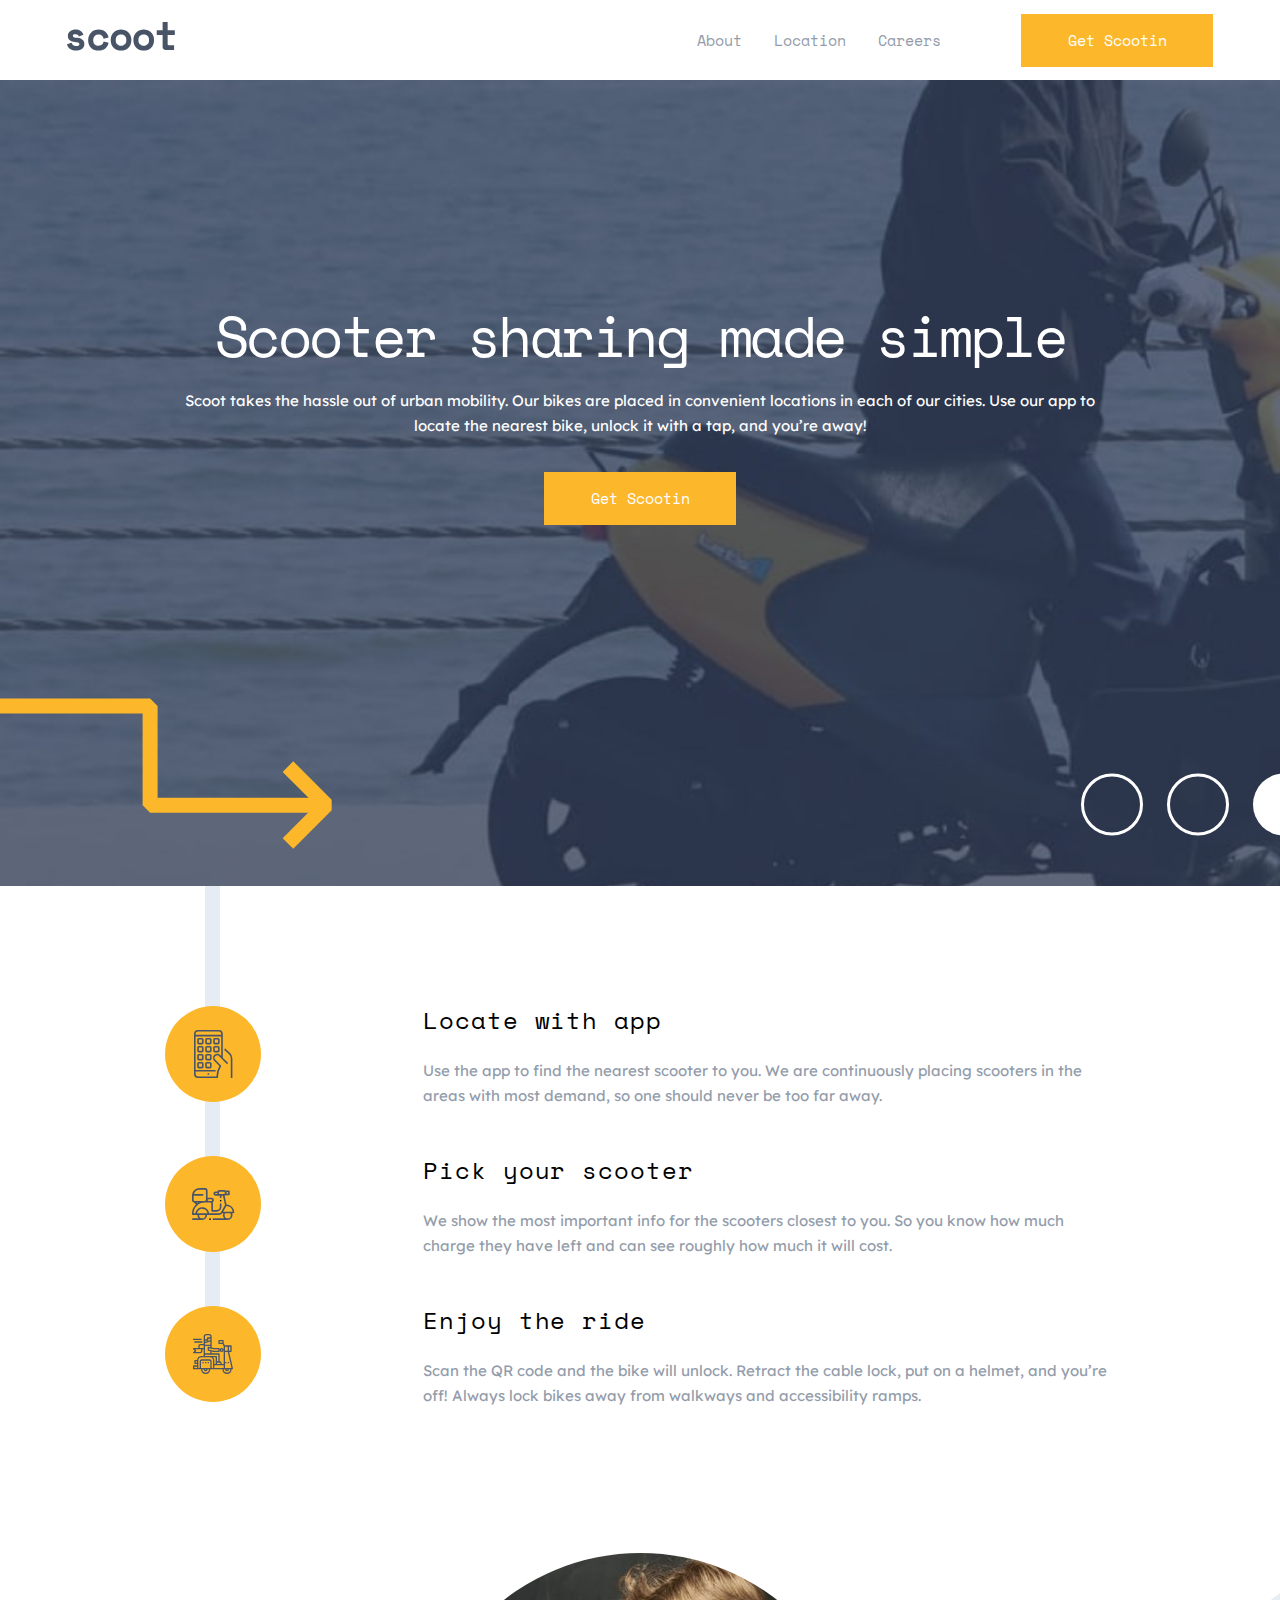
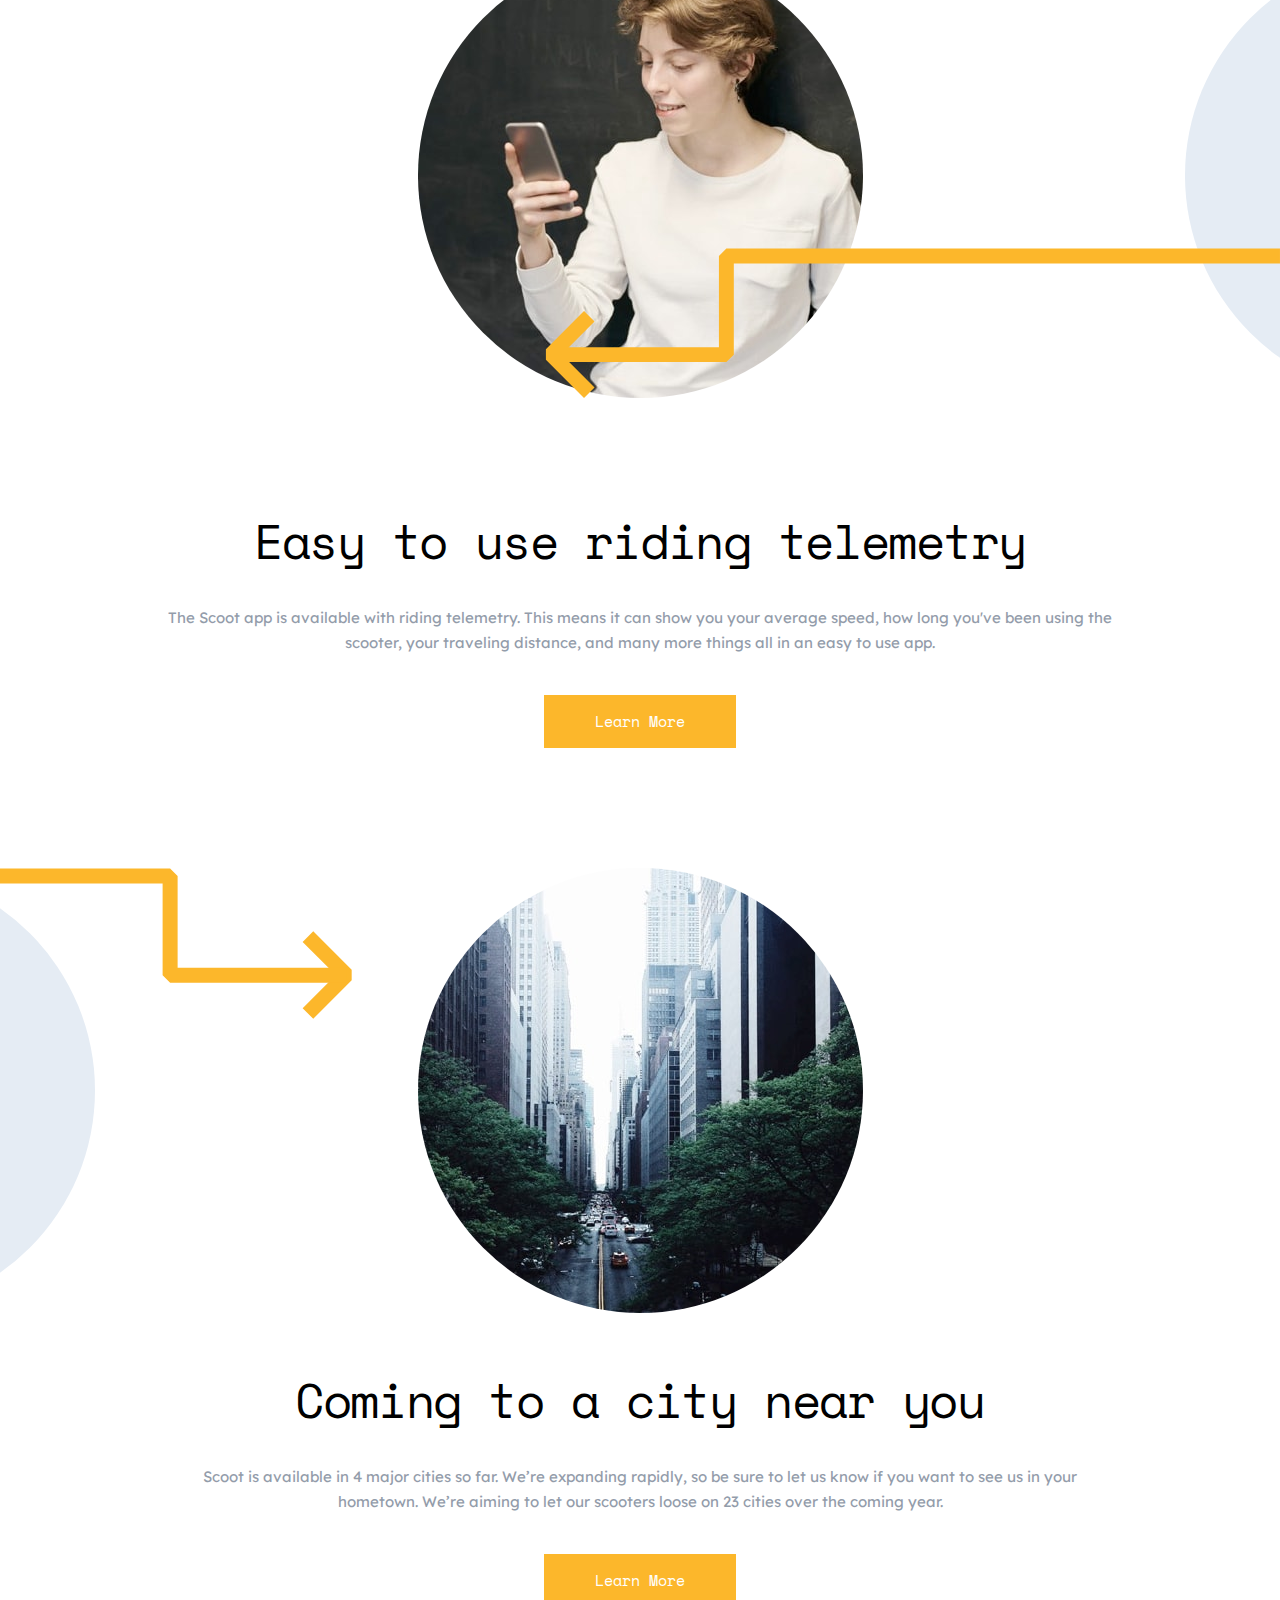
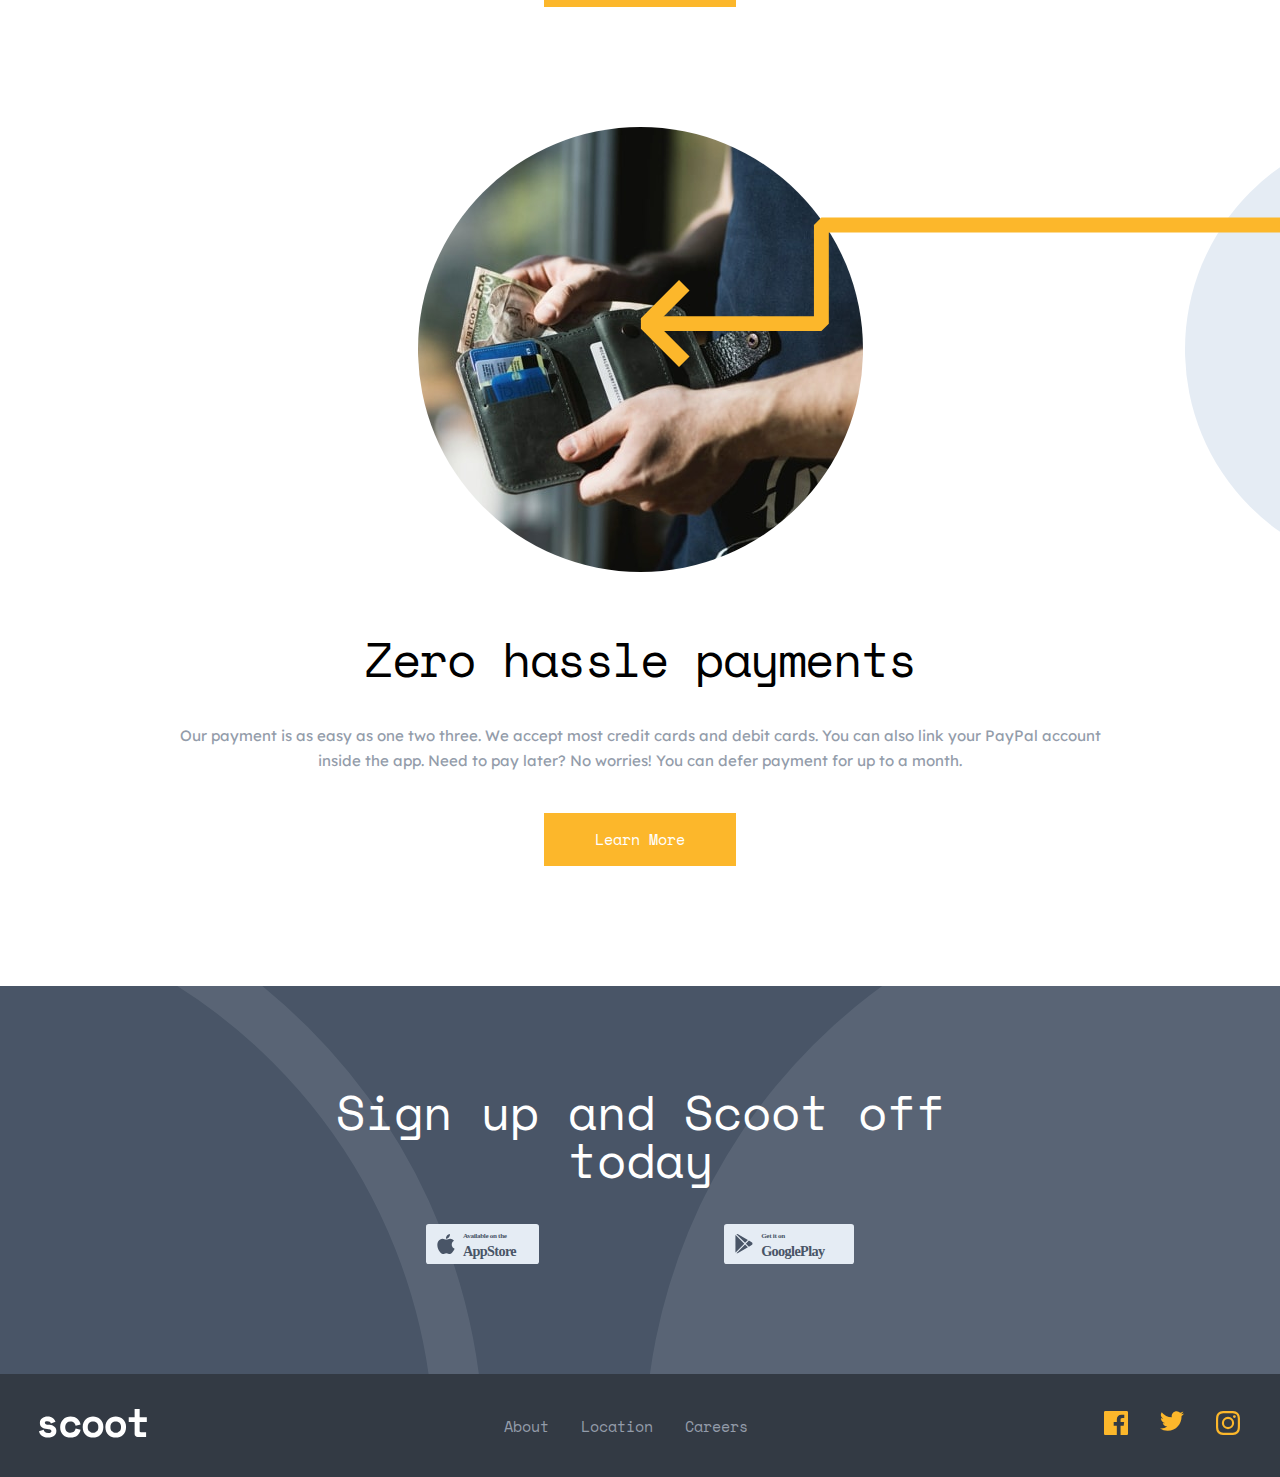
<file: index.html>
<!DOCTYPE html>
<html lang="en">

<head>
  <meta charset="UTF-8">
  <meta name="viewport" content="width=device-width, initial-scale=1.0">

  <!-- Favicon -->
  <link rel="icon" type="image/png" sizes="32x32" href="./images/favicon-32x32.png">

  <!-- Google Fonts -->
  <link rel="preconnect" href="https://fonts.googleapis.com">
  <link rel="preconnect" href="https://fonts.gstatic.com" crossorigin>
  <link href="https://fonts.googleapis.com/css2?family=Lexend+Deca&family=Space+Mono:wght@700&display=swap"
    rel="stylesheet">

  <!-- CSS Reset -->
  <link rel="stylesheet" href="./assets/styles.css/css-reset.css">

  <!-- CSS Indesx Stylesheet -->
  <link rel="stylesheet" href="./assets/styles.css/index.css">

  <title>Frontend Mentor | Scoot</title>
</head>

<body>
  <!-- * Nav -->
  <nav class="nav">
    <div class="nav__container">
      <div class="nav__btn">
        <img class="menu-btn open" src="./assets/icons/hamburger.svg" alt="">
        <img class="menu-btn close" src="./assets/icons/close.svg" alt="">
      </div>
      <div class="nav__logo">
        <img src="./assets/logo.svg" alt="">
      </div>
    </div>
    <div class="nav__links">
      <div class="nav__items">
        <a href="./about.html" class="nav__item">About</a>
        <a href="./locations.html" class="nav__item">Location</a>
        <a href="./careers.html" class="nav__item">Careers</a>
      </div>
      <a href="#app-download" class="btn">Get Scootin</a>
    </div>
  </nav>

  <!-- * Hero Section -->
  <section class="hero">
    <div class="hero__content">
      <h1 class="hero__main-heading">Scooter sharing made simple</h1>

      <p class="hero__paragraph">
        Scoot takes the hassle out of urban mobility. Our bikes are placed in convenient
        locations in each of our cities. Use our app to locate the nearest bike, unlock
        it with a tap, and you’re away!
      </p>

      <a href="#app-download" class="hero__btn btn">Get Scootin</a>
    </div>
    <img class="arrow" src="./assets/patterns/right-arrow.svg" alt="">
    <img class="three-circles" src="./assets/patterns/white-circles.svg" alt="">
    <img src="./assets/patterns/line.svg" alt="" class="line">
  </section>

  <!-- * Locate Section -->
  <section class="locate">
    <div class="locate__item">
      <img class="locate__icon" src="./assets/icons/locate.svg" alt="">
      <h3 class="locate__heading">Locate with app</h3>
      <p class="locate__paragraph">
        Use the app to find the nearest scooter to you. We are continuously placing scooters
        in the areas with most demand, so one should never be too far away.
      </p>
    </div>

    <div class="locate__item">
      <img class="locate__icon" src="./assets/icons/scooter.svg" alt="">
      <h3 class="locate__heading">Pick your scooter</h3>
      <p class="locate__paragraph">
        We show the most important info for the scooters closest to you. So you know how much
        charge they have left and can see roughly how much it will cost.
      </p>
    </div>

    <div class="locate__item">
      <img class="locate__icon" src="./assets/icons/ride.svg" alt="">
      <h3 class="locate__heading">Enjoy the ride</h3>
      <p class="locate__paragraph">
        Scan the QR code and the bike will unlock. Retract the cable lock, put on a helmet,
        and you’re off! Always lock bikes away from walkways and accessibility ramps.
      </p>
    </div>
  </section>

  <!-- * Big Images Section -->
  <section class="big-images">
    <div class="big-images__item">
      <img src="./assets/patterns/left-downward-arrow.svg" class="arrow" alt="">
      <img src="./assets/patterns/circle.svg" class="circle" alt="">

      <div class="item-image">
        <img class="item-image" src="./assets/images/telemetry.jpg" alt="">
      </div>

      <div class="big-images__content">
        <h2 class="big-images__heading">Easy to use riding telemetry</h2>
        <p class="big-images__paragraph">
          The Scoot app is available with riding telemetry. This means it can show you your
          average speed, how long you've been using the scooter, your traveling distance,
          and many more things all in an easy to use app.
        </p>
        <a href="./about.html" class="big-images__link btn">Learn More</a>
      </div>
    </div>

    <div class="big-images__item">
      <img src="./assets/patterns/right-arrow.svg" class="arrow" alt="">
      <img src="./assets/patterns/circle.svg" class="circle" alt="">

      <div>
        <img class="item-image" src="./assets/images/near-you.jpg" alt="">
      </div>

      <div class="big-images__content">
        <h2 class="big-images__heading">Coming to a city near you</h2>
        <p class="big-images__paragraph">
          Scoot is available in 4 major cities so far. We’re expanding rapidly, so be sure
          to let us know if you want to see us in your hometown. We’re aiming to let our
          scooters loose on 23 cities over the coming year.
        </p>
        <a href="./locations.html" class="big-images__link btn">Learn More</a>
      </div>
    </div>

    <div class="big-images__item">
      <img src="./assets/patterns/left-downward-arrow.svg" class="arrow" alt="">
      <img src="./assets/patterns/circle.svg" class="circle" alt="">

      <div>
        <img class="item-image" src="./assets/images/payments.jpg" alt="">
      </div>

      <div class="big-images__content">
        <h2 class="big-images__heading">Zero hassle payments</h2>
        <p class="big-images__paragraph">
          Our payment is as easy as one two three. We accept most credit cards and debit cards.
          You can also link your PayPal account inside the app. Need to pay later? No worries!
          You can defer payment for up to a month.
        </p>
        <a href="./about.html" class="big-images__link btn">Learn More</a>
      </div>
    </div>
  </section>

  <!-- * App Download Section -->
  <section id="app-download" class="app-download">
    <h2 class="app-download__heading">Sign up and Scoot off today</h2>
    <div class="app-download__buttons">
      <a href="" class=""><img src="./assets/icons/app-store.svg" alt=""></a>
      <a href="" class=""><img src="./assets/icons/google-play.svg" alt=""></a>
    </div>
  </section>

  <!-- * Footer -->
  <footer class="footer">
    <div class="footer__logo">
      <img src="./assets/logo.svg" alt="">
    </div>

    <div class="footer__links">
      <a href="./about.html" class="footer-item">About</a>
      <a href="./locations.html" class="footer-item">Location</a>
      <a href="./careers.html" class="footer-item">Careers</a>
    </div>

    <div class="footer__social-media">
      <a href="https://www.facebook.com/" class="social-media-link"><img src="./assets/icons/facebook.svg" alt=""></a>
      <a href="https://www.twitter.com/" class="social-media-link"><img src="./assets/icons/twitter.svg" alt=""></a>
      <a href="https://www.instagram.com/" class="social-media-link"><img src="./assets/icons/instagram.svg" alt=""></a>
    </div>
  </footer>


  <!-- * Javascript -->
  <script src="./assets/scripts/index.js"></script>
</body>

</html>
</file>
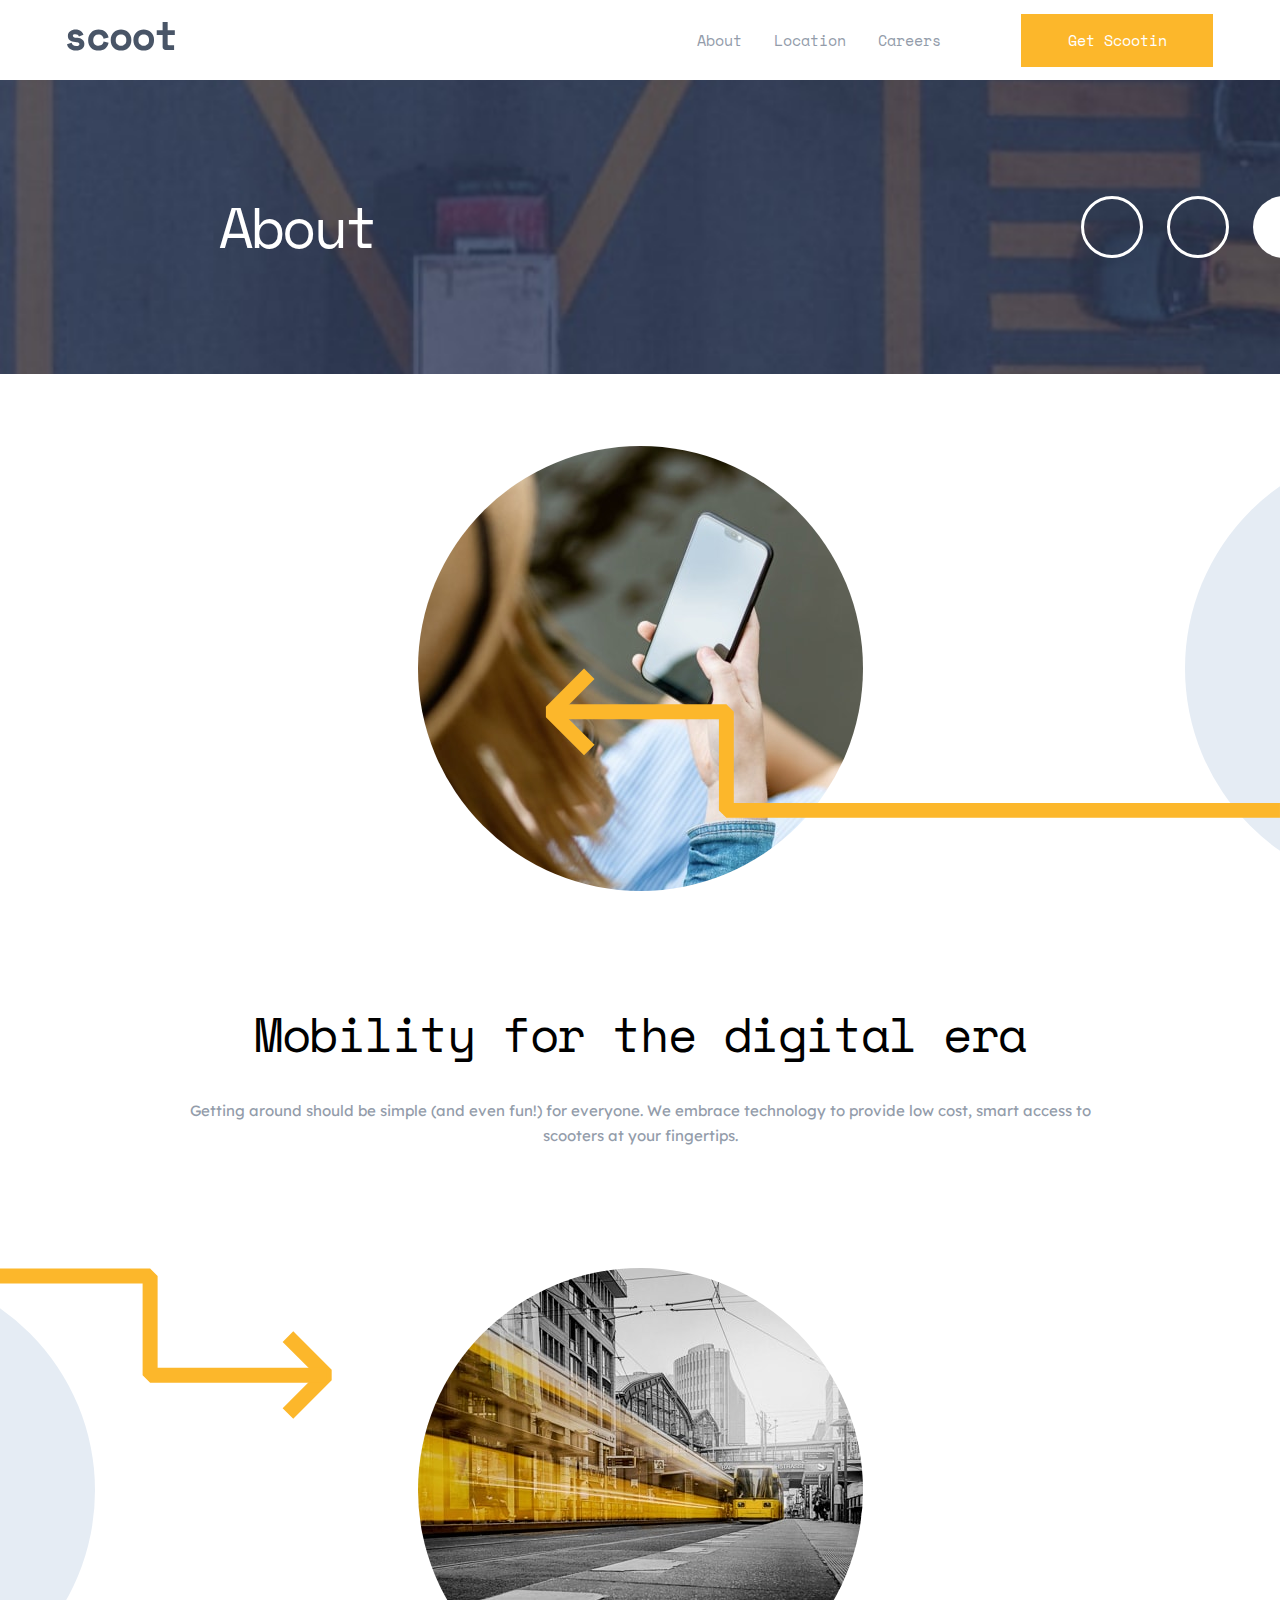
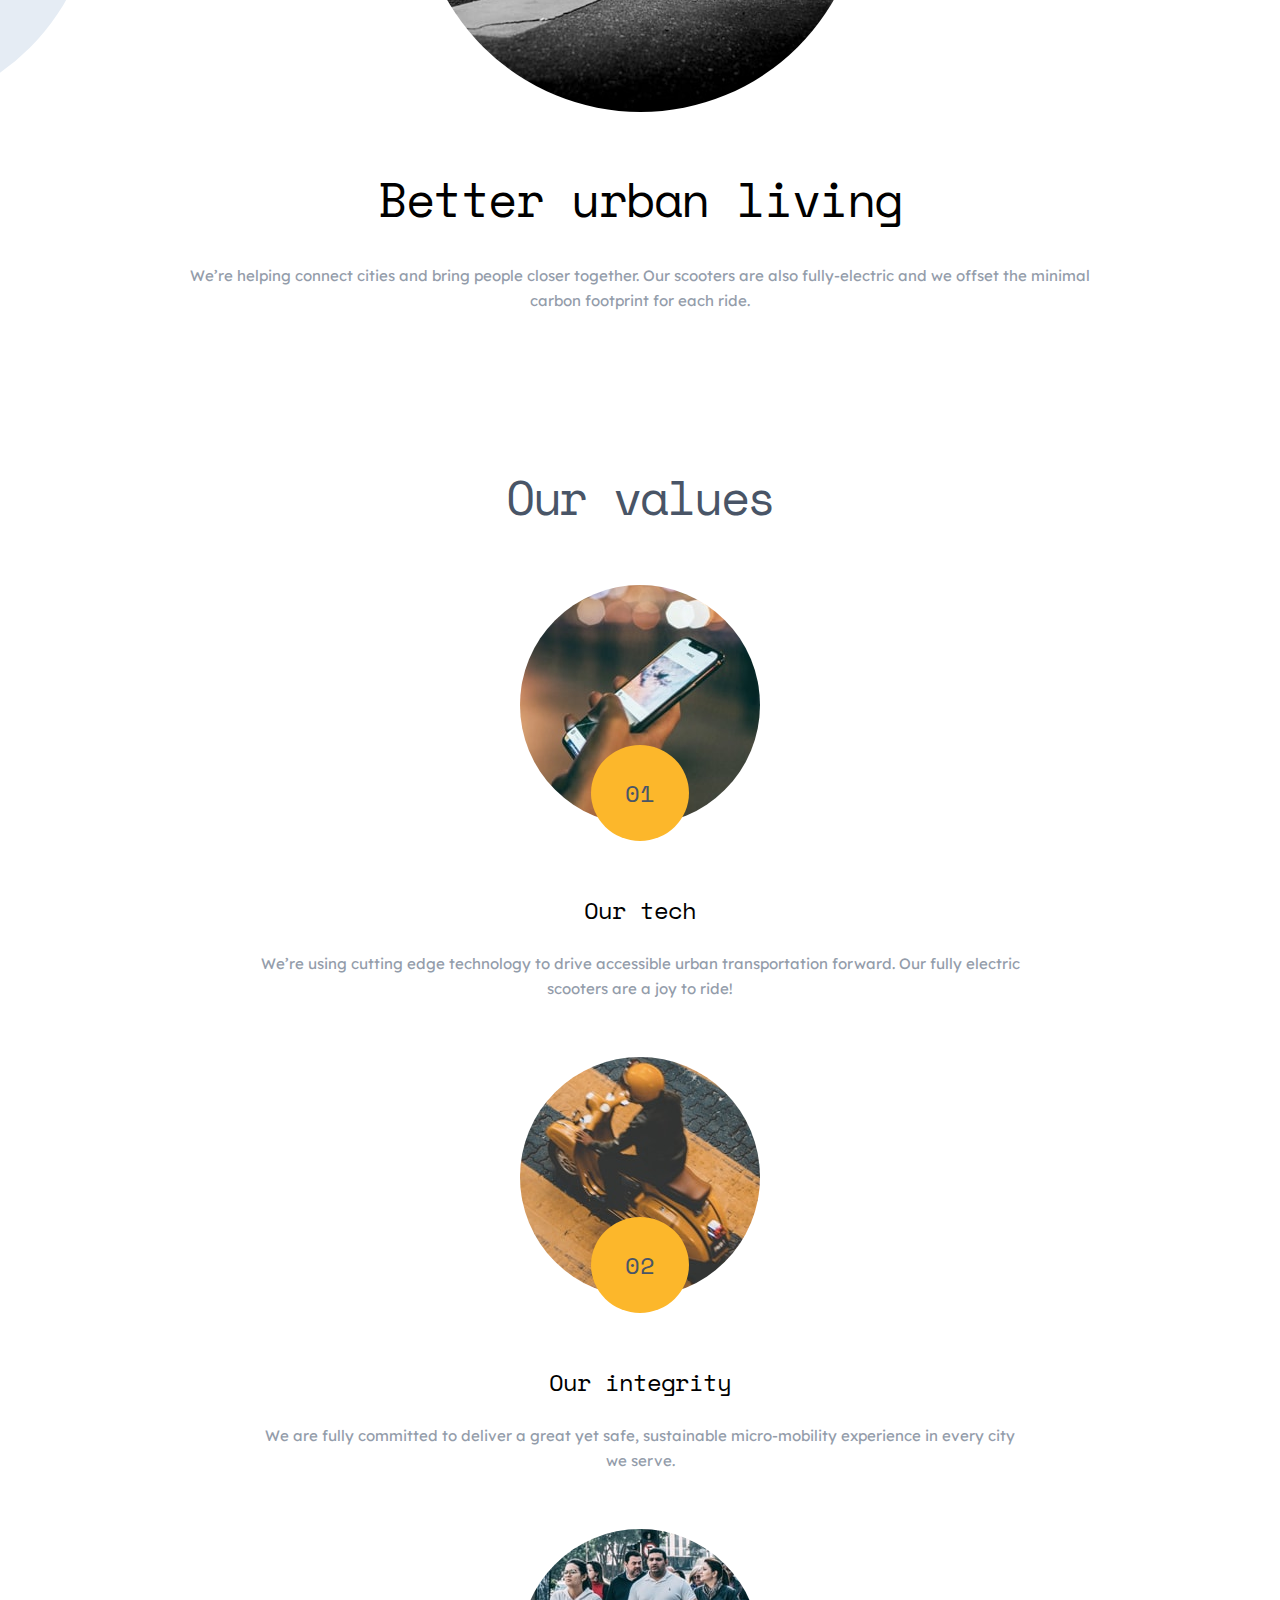
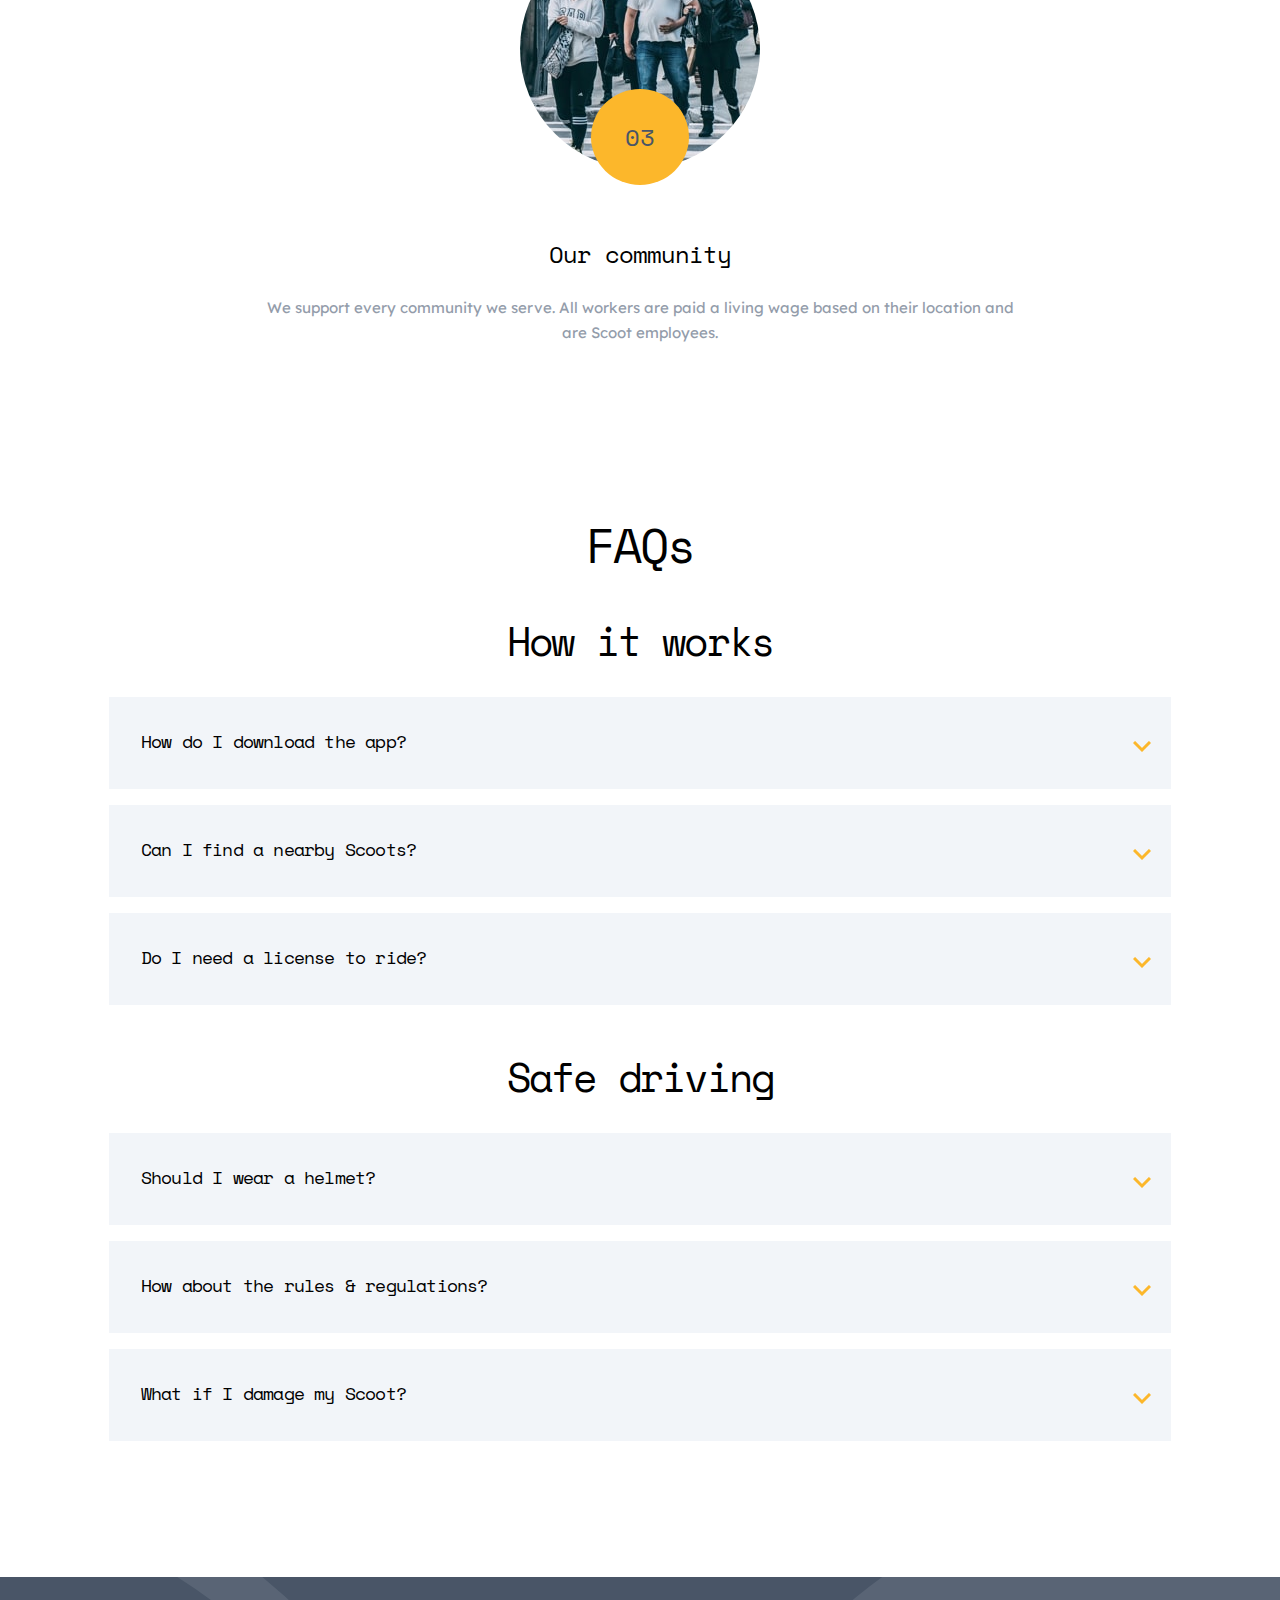
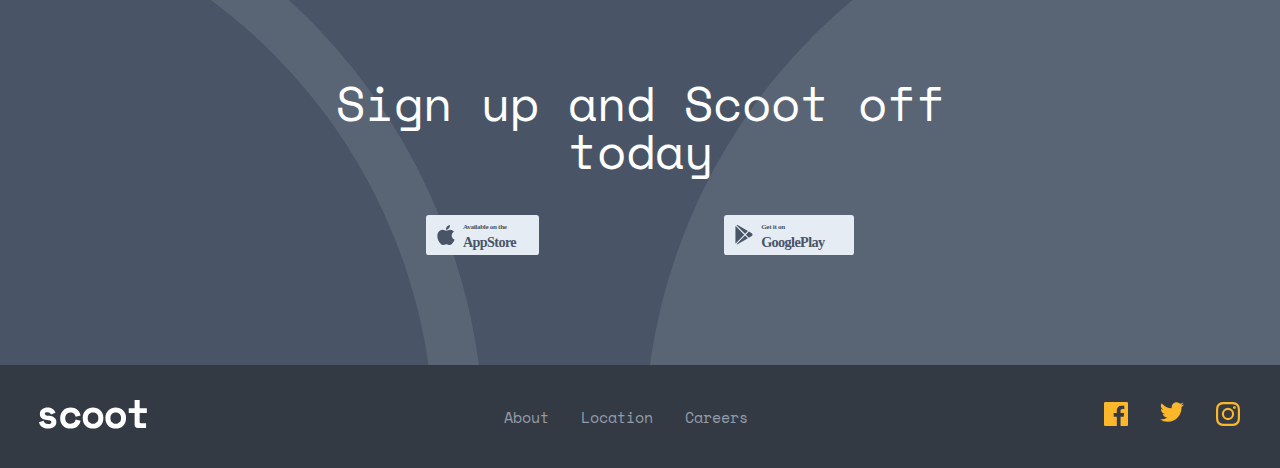
<file: about.html>
<!DOCTYPE html>
<html lang="en">

<head>
  <meta charset="UTF-8">
  <meta name="viewport" content="width=device-width, initial-scale=1.0">

  <!-- Favicon -->
  <link rel="icon" type="image/png" sizes="32x32" href="./images/favicon-32x32.png">

  <!-- Google Fonts -->
  <link rel="preconnect" href="https://fonts.googleapis.com">
  <link rel="preconnect" href="https://fonts.gstatic.com" crossorigin>
  <link href="https://fonts.googleapis.com/css2?family=Lexend+Deca&family=Space+Mono:wght@700&display=swap"
    rel="stylesheet">

  <!-- CSS Reset -->
  <link rel="stylesheet" href="./assets/styles.css/css-reset.css">

  <!-- CSS About Stylesheet -->
  <link rel="stylesheet" href="./assets/styles.css/about.css">

  <title>Frontend Mentor | Scoot About</title>
</head>

<body>
  <!-- * Nav -->
  <nav class="nav">
    <div class="nav__container">
      <div class="nav__btn">
        <img class="menu-btn open" src="./assets/icons/hamburger.svg" alt="">
        <img class="menu-btn close" src="./assets/icons/close.svg" alt="">
      </div>
      <div class="nav__logo">
        <img src="./assets/logo.svg" alt="">
      </div>
    </div>
    <div class="nav__links">
      <div class="nav__items">
        <a href="./about.html" class="nav__item">About</a>
        <a href="./locations.html" class="nav__item">Location</a>
        <a href="./careers.html" class="nav__item">Careers</a>
      </div>
      <a href="#app-download" class="btn">Get Scootin</a>
    </div>
  </nav>

  <!--  * Hero Section -->
  <section class="hero">
    <h1 class="hero__main-heading">About</h1>
    <img src="./assets/patterns/white-circles.svg" alt="" class="three-circles">
  </section>

  <!-- * Big Images Section -->
  <section class="big-images">
    <div class="big-images__item">
      <img src="./assets/patterns/left-upward-arrow.svg" class="arrow" alt="">
      <img src="./assets/patterns/circle.svg" class="circle" alt="">

      <div class="item-image">
        <img class="item-image" src="./assets/images/digital-era.jpg" alt="">
      </div>

      <div class="big-images__content">
        <h2 class="big-images__heading">Mobility for the digital era</h2>
        <p class="big-images__paragraph">
          Getting around should be simple (and even fun!) for everyone. We embrace technology to
          provide low cost, smart access to scooters at your fingertips.
        </p>
      </div>
    </div>

    <div class="big-images__item">
      <img src="./assets/patterns/right-arrow.svg" class="arrow" alt="">
      <img src="./assets/patterns/circle.svg" class="circle" alt="">

      <div>
        <img class="item-image" src="./assets/images/better-living.jpg" alt="">
      </div>

      <div class="big-images__content">
        <h2 class="big-images__heading">Better urban living</h2>
        <p class="big-images__paragraph">
          We’re helping connect cities and bring people closer together. Our scooters are also
          fully-electric and we offset the minimal carbon footprint for each ride.
        </p>
      </div>
    </div>
  </section>

  <!-- * Values Section -->
  <section class="values">
    <h2 class="values__heading">Our values</h2>

    <div class="values__item">
      <img src="assets/images/our-tech.jpg" alt="" class="values__image">
      <span class="values__number">01</span>
      <h3 class="item__heading">Our tech</h3>
      <p class="values__paragraph">We’re using cutting edge technology to drive accessible urban transportation forward.
        Our fully electric scooters are a joy to ride!
      </p>
    </div>
    <div class="values__item">
      <img src="assets/images/our-integrity.jpg" alt="" class="values__image">
      <span class="values__number">02</span>
      <h3 class="item__heading">Our integrity</h3>
      <p class="values__paragraph">We are fully committed to deliver a great yet safe, sustainable micro-mobility
        experience
        in every city we serve.
      </p>
    </div>
    <div class="values__item">
      <img src="assets/images/our-community.jpg" alt="" class="values__image">
      <span class="values__number">03</span>
      <h3 class="item__heading">Our community</h3>
      <p class="values__paragraph">We support every community we serve. All workers are paid a living wage based on
        their
        location and are Scoot employees.
      </p>
    </div>
  </section>

  <!-- * FAQ Section -->
  <section class="faq">
    <h2 class="faq__heading">FAQs</h2>

    <div class="faq__how-it-works">
      <h3 class="faq__sub-heading">How it works</h3>

      <div class="faq__item">
        <h4 class="faq__question">How do I download the app?</h4>

        <p class="faq__answer">
          To download the Scoot app, you can search “Scoot” in both the App and Google Play stores.
          An even simpler way to do it would be to click the relevant link at the bottom of this
          page and you’ll be re-directed to the correct page.
        </p>
      </div>

      <div class="faq__item">
        <h4 class="faq__question">Can I find a nearby Scoots?</h4>

        <p class="faq__answer">
          Definitely! Simply open up the app and allow us to find your location while using it.
          We'll
          show you all of the closest Scoots and some extra useful information.
        </p>
      </div>

      <div class="faq__item">
        <h4 class="faq__question">Do I need a license to ride?</h4>

        <p class="faq__answer">
          Yup! We provide information inside the app regarding local laws and the license you need
          to be able to ride our Scoots.
        </p>
      </div>
    </div>

    <div class="faq__safe-driving">
      <h3 class="faq__sub-heading">Safe driving</h3>

      <div class="faq__item">
        <h4 class="faq__question">Should I wear a helmet?</h4>

        <p class="faq__answer">
          Yes, please do! All cities have different laws. But we strongly strongly strongly recommend
          always wearing a helmet regardless of the local laws. We like you and we want you to be as
          safe as possible while Scooting.
        </p>
      </div>

      <div class="faq__item">
        <h4 class="faq__question">How about the rules & regulations?</h4>

        <p class="faq__answer">
          Now is not the time to be a rule breaker. Be sure you're complying with all local laws and
          regulations. Also, just be a good human being. Be sure not to park your Scoot where it can
          block access to buildings or get in people's way.
        </p>
      </div>

      <div class="faq__item">
        <h4 class="faq__question">What if I damage my Scoot?</h4>

        <p class="faq__answer">
          Be sure to read our terms and conditions carefully. Not the most fun job we know but we make
          it as clear as possible. There's an option to add insurance for each trip, or you can sign
          up for annual insurance if you're a regular Scooter.
        </p>
      </div>

    </div>
  </section>

  <!-- * App Download Section -->
  <section id="app-download" class="app-download">
    <h2 class="app-download__heading">Sign up and Scoot off today</h2>
    <div class="app-download__buttons">
      <a href="" class=""><img src="./assets/icons/app-store.svg" alt=""></a>
      <a href="" class=""><img src="./assets/icons/google-play.svg" alt=""></a>
    </div>
  </section>

  <!-- * Footer -->
  <footer class="footer">
    <div class="footer__logo">
      <img src="./assets/logo.svg" alt="">
    </div>

    <div class="footer__links">
      <a href="./about.html" class="footer-item">About</a>
      <a href="./locations.html" class="footer-item">Location</a>
      <a href="./careers.html" class="footer-item">Careers</a>
    </div>

    <div class="footer__social-media">
      <a href="https://www.facebook.com/" class="social-media-link"><img src="./assets/icons/facebook.svg" alt=""></a>
      <a href="https://www.twitter.com/" class="social-media-link"><img src="./assets/icons/twitter.svg" alt=""></a>
      <a href="https://www.instagram.com/" class="social-media-link"><img src="./assets/icons/instagram.svg" alt=""></a>
    </div>
  </footer>

  <!-- * JavaScript -->
  <script src="./assets/scripts/index.js"></script>

</body>

</html>
</file>
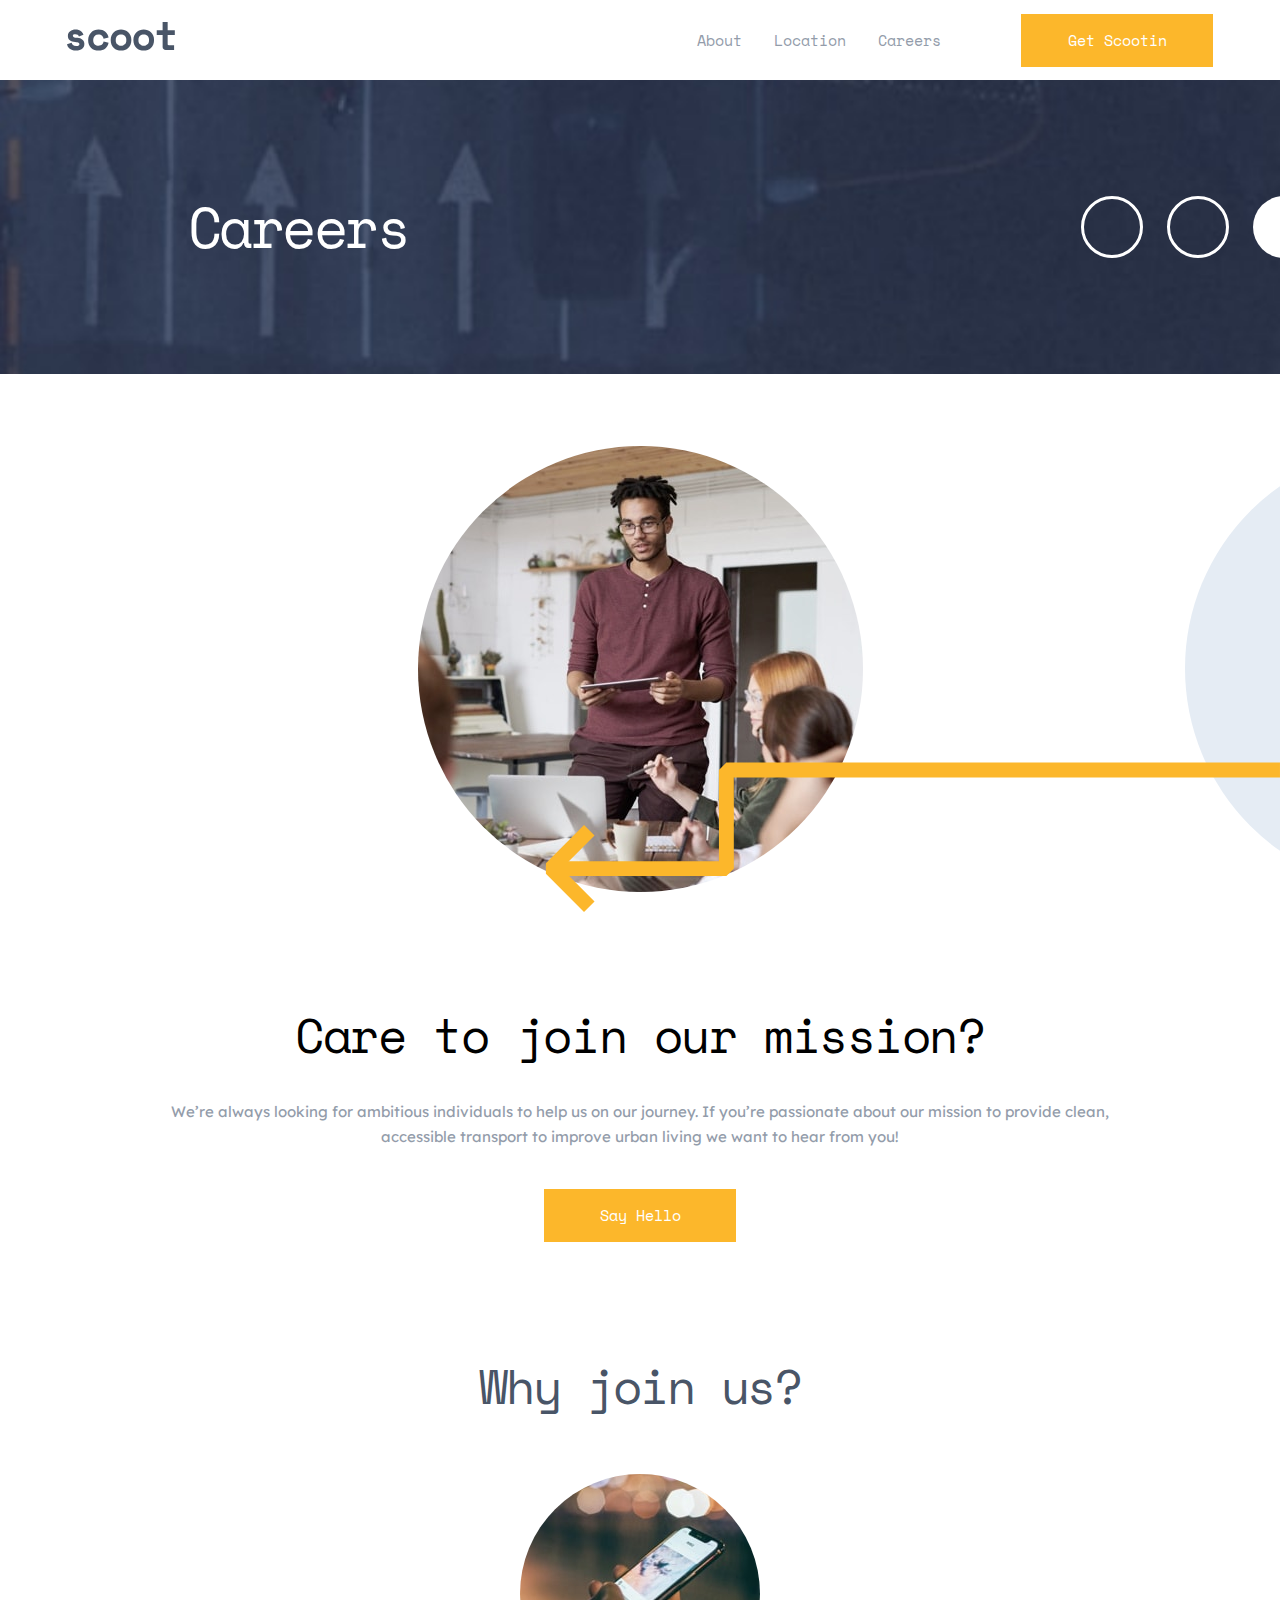
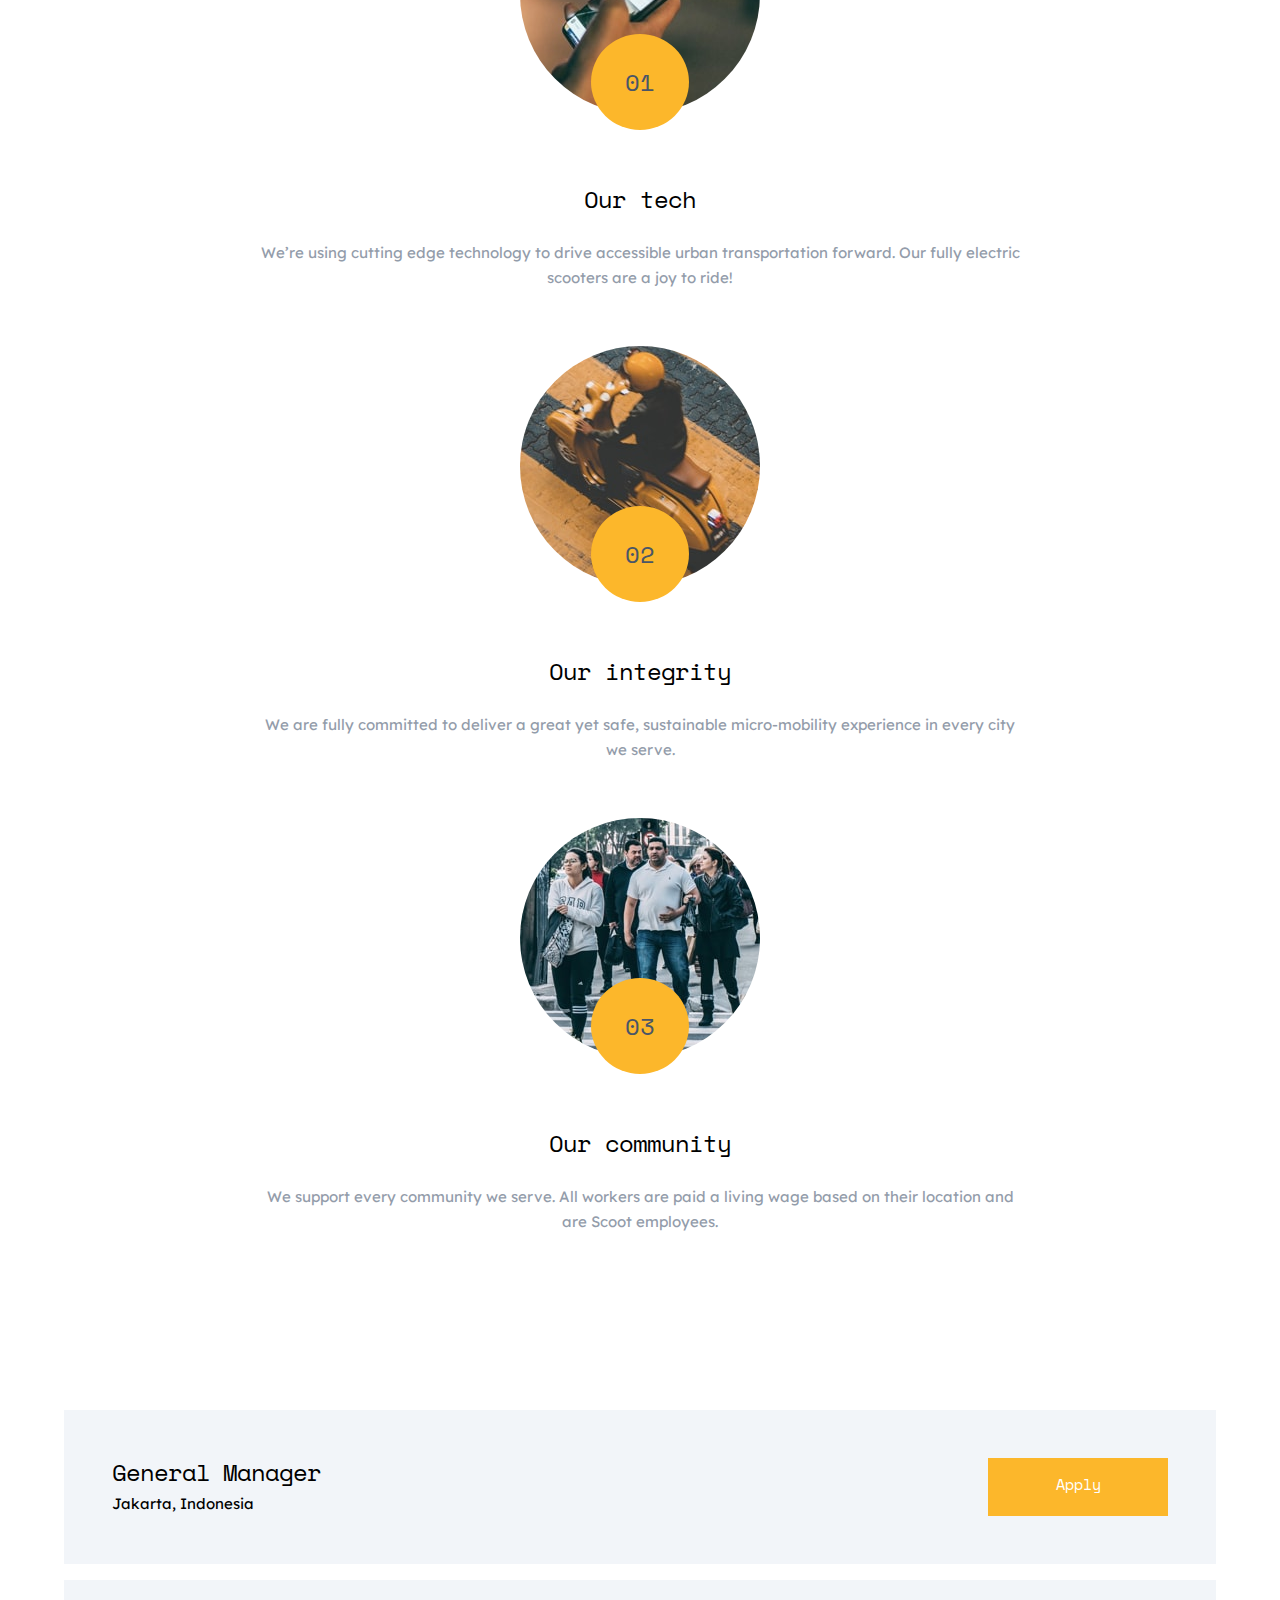
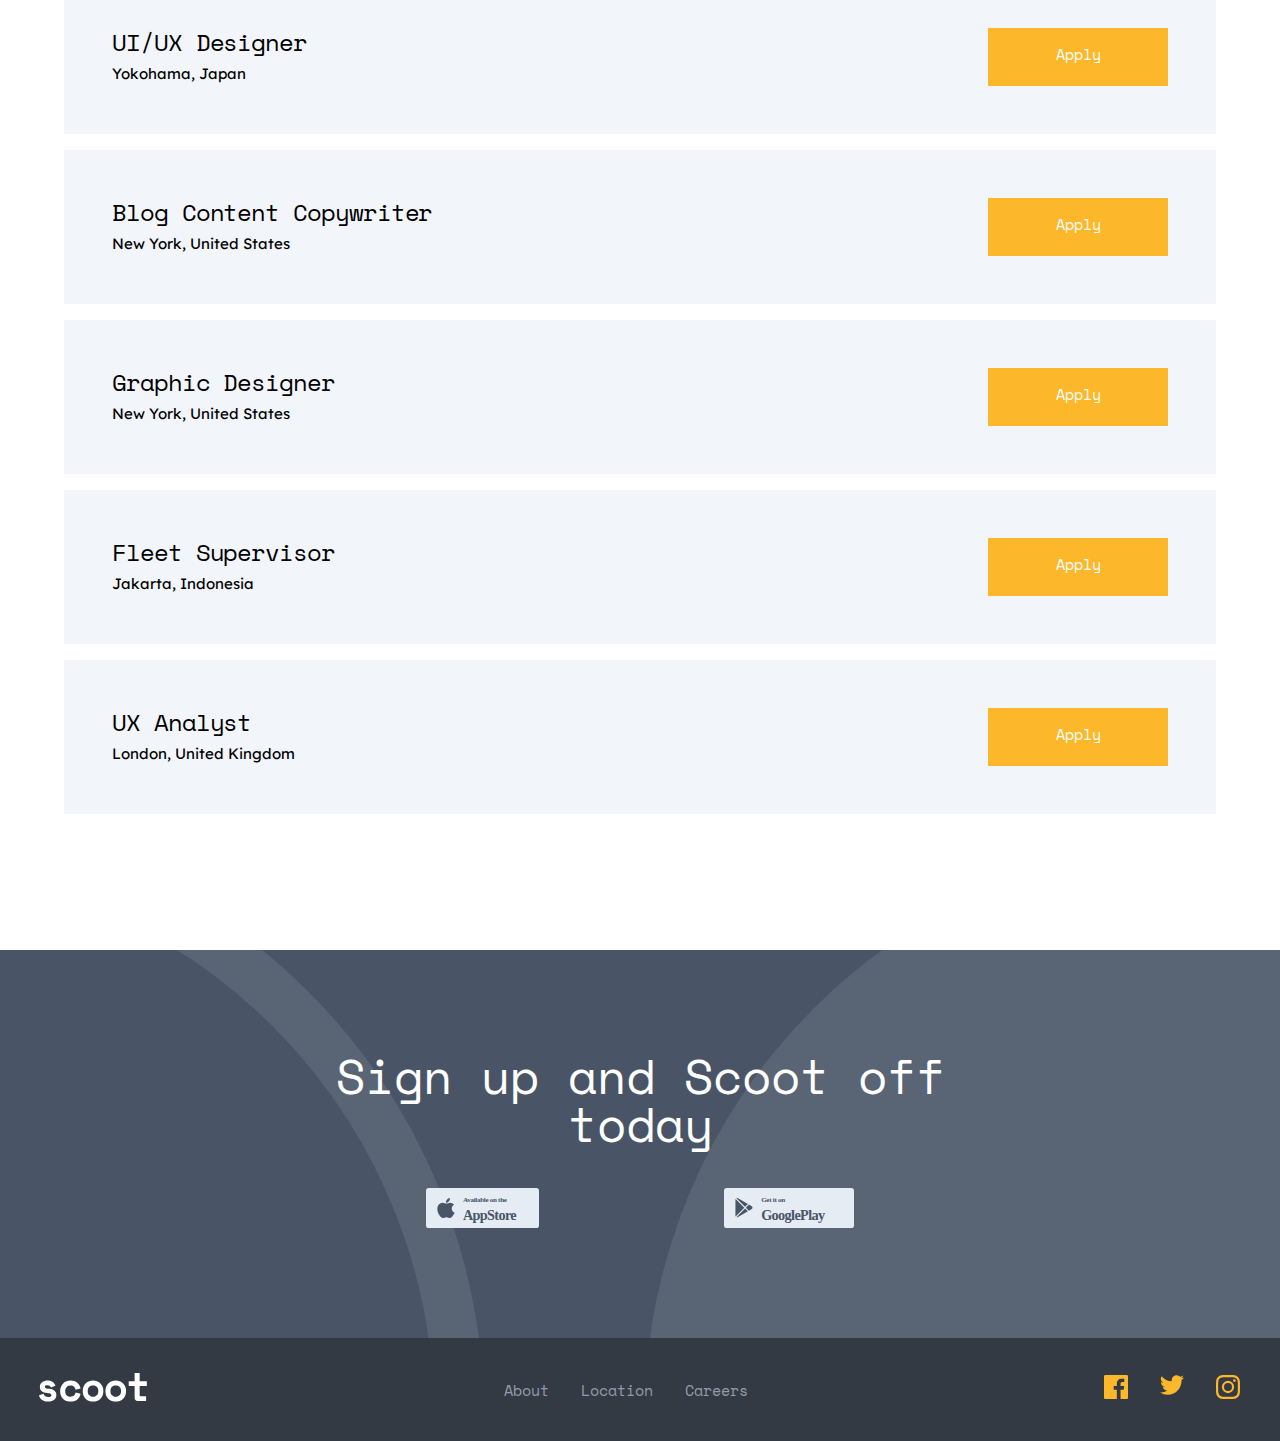
<file: careers.html>
<!DOCTYPE html>
<html lang="en">

<head>
  <meta charset="UTF-8">
  <meta name="viewport" content="width=device-width, initial-scale=1.0">

  <!-- Favicon -->
  <link rel="icon" type="image/png" sizes="32x32" href="./images/favicon-32x32.png">

  <!-- Google Fonts -->
  <link rel="preconnect" href="https://fonts.googleapis.com">
  <link rel="preconnect" href="https://fonts.gstatic.com" crossorigin>
  <link href="https://fonts.googleapis.com/css2?family=Lexend+Deca&family=Space+Mono:wght@700&display=swap"
    rel="stylesheet">

  <!-- CSS Reset -->
  <link rel="stylesheet" href="./assets/styles.css/css-reset.css">

  <!-- CSS Index Stylesheet -->
  <link rel="stylesheet" href="./assets/styles.css/careers.css">

  <title>Frontend Mentor | Scoot</title>
</head>

<body>

  <!-- * Nav -->
  <nav class="nav">
    <div class="nav__container">
      <div class="nav__btn">
        <img class="menu-btn open" src="./assets/icons/hamburger.svg" alt="">
        <img class="menu-btn close" src="./assets/icons/close.svg" alt="">
      </div>
      <div class="nav__logo">
        <img src="./assets/logo.svg" alt="">
      </div>
    </div>
    <div class="nav__links">
      <div class="nav__items">
        <a href="./about.html" class="nav__item">About</a>
        <a href="./locations.html" class="nav__item">Location</a>
        <a href="./careers.html" class="nav__item">Careers</a>
      </div>
      <a href="#app-download" class="btn">Get Scootin</a>
    </div>
  </nav>

  <!--  * Hero Section -->
  <section class="hero">
    <h1 class="hero__main-heading">Careers</h1>
    <img src="./assets/patterns/white-circles.svg" alt="" class="three-circles">
  </section>

  <!-- * Big Images Section -->
  <section class="big-images">
    <div class="big-images__item">
      <img src="./assets/patterns/left-downward-arrow.svg" class="arrow" alt="">
      <img src="./assets/patterns/circle.svg" class="circle" alt="">

      <div class="item-image">
        <img class="item-image" src="./assets/images/join-us.jpg" alt="">
      </div>

      <div class="big-images__content">
        <h2 class="big-images__heading">Care to join our mission?</h2>
        <p class="big-images__paragraph">
          We’re always looking for ambitious individuals to help us on our journey. If you’re
          passionate about our mission to provide clean, accessible transport to improve urban
          living we want to hear from you!
        </p>
      </div>
      <a href="" class="btn">Say Hello</a>
    </div>

  </section>

  <!-- * Why Join Us Section -->
  <section class="values">
    <h2 class="values__heading">Why join us?</h2>

    <div class="values__item">
      <img src="assets/images/our-tech.jpg" alt="" class="values__image">
      <span class="values__number">01</span>
      <h3 class="item__heading">Our tech</h3>
      <p class="values__paragraph">We’re using cutting edge technology to drive accessible urban transportation forward.
        Our fully electric scooters are a joy to ride!
      </p>
    </div>
    <div class="values__item">
      <img src="assets/images/our-integrity.jpg" alt="" class="values__image">
      <span class="values__number">02</span>
      <h3 class="item__heading">Our integrity</h3>
      <p class="values__paragraph">We are fully committed to deliver a great yet safe, sustainable micro-mobility
        experience
        in every city we serve.
      </p>
    </div>
    <div class="values__item">
      <img src="assets/images/our-community.jpg" alt="" class="values__image">
      <span class="values__number">03</span>
      <h3 class="item__heading">Our community</h3>
      <p class="values__paragraph">We support every community we serve. All workers are paid a living wage based on
        their
        location and are Scoot employees.
      </p>
    </div>
  </section>

  <!-- * Careers Section -->
  <section class="careers">
    <div class="careers__item">
      <h4 class="careers__profission">General Manager</h4>
      <p class="careers__location">Jakarta, Indonesia</p>
      <a href="" class="btn">Apply</a> 
    </div>

    <div class="careers__item">
      <h4 class="careers__profission">UI/UX Designer</h4>
      <p class="careers__location">Yokohama, Japan</p>
      <a href="" class="btn">Apply</a> 
    </div>

    <div class="careers__item">
      <h4 class="careers__profission">Blog Content Copywriter</h4>
      <p class="careers__location">New York, United States</p>
      <a href="" class="btn">Apply</a> 
    </div>

    <div class="careers__item">
      <h4 class="careers__profission">Graphic Designer</h4>
      <p class="careers__location">New York, United States</p>
      <a href="" class="btn">Apply</a> 
    </div>

    <div class="careers__item">
      <h4 class="careers__profission">Fleet Supervisor</h4>
      <p class="careers__location">Jakarta, Indonesia</p>
      <a href="" class="btn">Apply</a> 
    </div>

    <div class="careers__item">
      <h4 class="careers__profission">UX Analyst</h4>
      <p class="careers__location">London, United Kingdom</p>
      <a href="" class="btn">Apply</a> 
    </div>
  </section>

  <!-- * App Download Section -->
  <section id="app-download" class="app-download">
    <h2 class="app-download__heading">Sign up and Scoot off today</h2>
    <div class="app-download__buttons">
      <a href="" class=""><img src="./assets/icons/app-store.svg" alt=""></a>
      <a href="" class=""><img src="./assets/icons/google-play.svg" alt=""></a>
    </div>
  </section>

  <!-- * Footer -->
  <footer class="footer">
    <div class="footer__logo">
      <img src="./assets/logo.svg" alt="">
    </div>

    <div class="footer__links">
      <a href="./about.html" class="footer-item">About</a>
      <a href="./locations.html" class="footer-item">Location</a>
      <a href="./careers.html" class="footer-item">Careers</a>
    </div>

    <div class="footer__social-media">
      <a href="https://www.facebook.com/" class="social-media-link"><img src="./assets/icons/facebook.svg" alt=""></a>
      <a href="https://www.twitter.com/" class="social-media-link"><img src="./assets/icons/twitter.svg" alt=""></a>
      <a href="https://www.instagram.com/" class="social-media-link"><img src="./assets/icons/instagram.svg" alt=""></a>
    </div>
  </footer>

  <!-- * JavaScript -->
  <script src="./assets/scripts/index.js"></script>

</body>

</html>
</file>
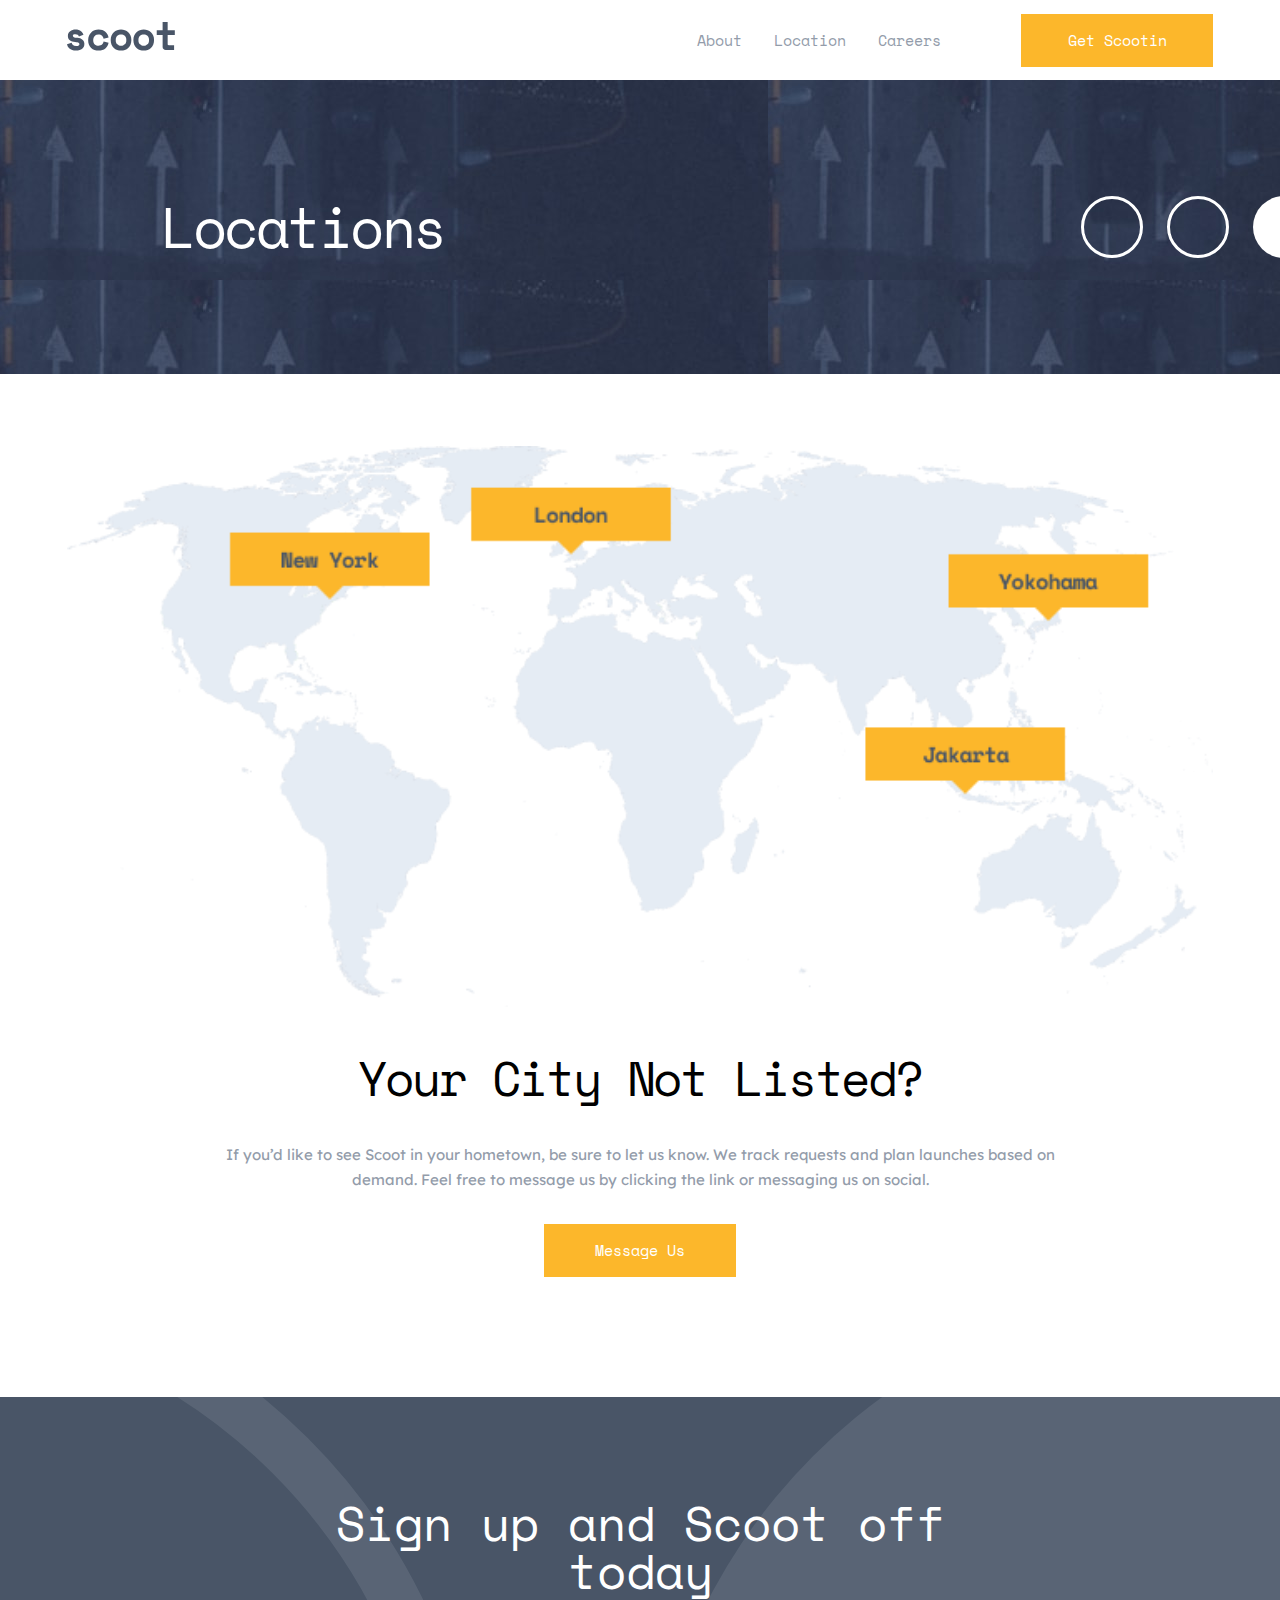
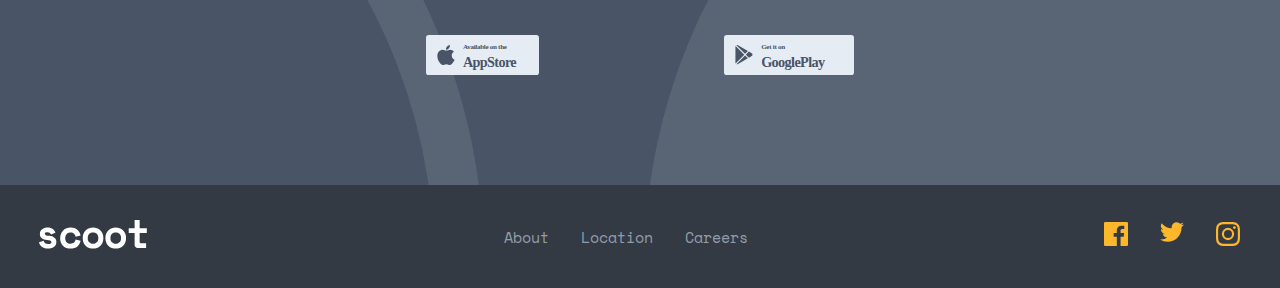
<file: locations.html>
<!DOCTYPE html>
<html lang="en">

<head>
  <meta charset="UTF-8">
  <meta name="viewport" content="width=device-width, initial-scale=1.0">

  <!-- Favicon -->
  <link rel="icon" type="image/png" sizes="32x32" href="./images/favicon-32x32.png">

  <!-- Google Fonts -->
  <link rel="preconnect" href="https://fonts.googleapis.com">
  <link rel="preconnect" href="https://fonts.gstatic.com" crossorigin>
  <link href="https://fonts.googleapis.com/css2?family=Lexend+Deca&family=Space+Mono:wght@700&display=swap"
    rel="stylesheet">

  <!-- CSS Reset -->
  <link rel="stylesheet" href="./assets/styles.css/css-reset.css">

  <!-- CSS Index Stylesheet -->
  <link rel="stylesheet" href="./assets/styles.css/locations.css">

  <title>Frontend Mentor | Scoot</title>
</head>

<body>

  <!-- * Nav -->
  <nav class="nav">
    <div class="nav__container">
      <div class="nav__btn">
        <img class="menu-btn open" src="./assets/icons/hamburger.svg" alt="">
        <img class="menu-btn close" src="./assets/icons/close.svg" alt="">
      </div>
      <div class="nav__logo">
        <img src="./assets/logo.svg" alt="">
      </div>
    </div>
    <div class="nav__links">
      <div class="nav__items">
        <a href="./about.html" class="nav__item">About</a>
        <a href="./locations.html" class="nav__item">Location</a>
        <a href="./careers.html" class="nav__item">Careers</a>
      </div>
      <a href="#app-download" class="btn">Get Scootin</a>
    </div>
  </nav>

  <!--  * Hero Section -->
  <section class="hero">
    <h1 class="hero__main-heading">Locations</h1>
    <img src="./assets/patterns/white-circles.svg" alt="" class="three-circles">
  </section>

  <!-- *  Locations Section -->
  <section class="locations">
    <img src="./assets/images/world-map-mobile.png" alt="" class="map mobile">
    <img src="./assets/images/map-tablet.png" alt="" class="map tablet">
    <img src="./assets/images/map-desktop.png" alt="" class="map desktop">

    <div class="locations__cities">
      <span class="city new-york">New York</span>
      <span class="city london">London</span>
      <span class="city yokohama">Yokohama</span>
      <span class="city jakarta">Jakarta</span>
    </div>

    <div class="locations__content">
      <h2 class="locations__heading">Your city not listed?</h2>

      <p class="locations__paragraph">
        If you’d like to see Scoot in your hometown, be sure to let us know. We track
        requests and plan launches based on demand. Feel free to message us by clicking
        the link or messaging us on social.
      </p>

      <a href="" class="btn">Message Us</a>
    </div>
  </section>

  <!-- * App Download Section -->
  <section id="app-download" class="app-download">
    <h2 class="app-download__heading">Sign up and Scoot off today</h2>
    <div class="app-download__buttons">
      <a href="" class=""><img src="./assets/icons/app-store.svg" alt=""></a>
      <a href="" class=""><img src="./assets/icons/google-play.svg" alt=""></a>
    </div>
  </section>

  <!-- * Footer -->
  <footer class="footer">
    <div class="footer__logo">
      <img src="./assets/logo.svg" alt="">
    </div>

    <div class="footer__links">
      <a href="./about.html" class="footer-item">About</a>
      <a href="./locations.html" class="footer-item">Location</a>
      <a href="./careers.html" class="footer-item">Careers</a>
    </div>

    <div class="footer__social-media">
      <a href="https://www.facebook.com/" class="social-media-link"><img src="./assets/icons/facebook.svg" alt=""></a>
      <a href="https://www.twitter.com/" class="social-media-link"><img src="./assets/icons/twitter.svg" alt=""></a>
      <a href="https://www.instagram.com/" class="social-media-link"><img src="./assets/icons/instagram.svg" alt=""></a>
    </div>
  </footer>

  <!-- * JavaScript -->
  <script src="./assets/scripts/index.js"></script>
</body>

</html>
</file>
<file: assets/styles.css/index.css>
@import url("./css-reset.css");
* {
  -webkit-box-sizing: border-box;
          box-sizing: border-box;
}

html {
  scroll-behavior: smooth;
}

body {
  font-size: 0.9375rem;
  line-height: 1.5625rem;
  font-family: 'Lexend Deca', sans-serif;
  position: relative;
  text-align: center;
}

h1, h2, h3, h4, a {
  font-family: 'Space Mono', monospace;
}

a {
  text-decoration: none;
  color: #FFF;
}

img {
  max-width: 100%;
}

.btn {
  background: #FCB72B;
  width: 12rem;
  padding: 0.875rem;
  text-align: center;
  display: inline-block;
}

.arrow, .circle, .line {
  position: absolute;
  left: 0;
}

.circle, .line {
  display: none;
}

section {
  position: relative;
  margin-bottom: 7.5rem;
  overflow: hidden;
}

section:last-of-type {
  margin-bottom: 0;
}

.nav {
  position: relative;
  height: 80px;
  text-align: left;
}

.nav__container {
  position: fixed;
  z-index: 999;
  width: 100vw;
  background-color: #FFF;
  padding: 1.375rem 0;
  display: -webkit-box;
  display: -ms-flexbox;
  display: flex;
  -webkit-box-align: center;
      -ms-flex-align: center;
          align-items: center;
}

.nav__btn {
  position: absolute;
  left: 1.75rem;
}

.nav__btn .close {
  display: none;
}

.nav__logo {
  -ms-grid-column-align: center;
      justify-self: center;
  margin: 0 auto;
}

.nav__links {
  padding-left: 2rem;
  display: -webkit-box;
  display: -ms-flexbox;
  display: flex;
  -webkit-box-orient: vertical;
  -webkit-box-direction: normal;
      -ms-flex-direction: column;
          flex-direction: column;
  -webkit-box-pack: justify;
      -ms-flex-pack: justify;
          justify-content: space-between;
  background: #333A44;
  width: 65vw;
  height: 100vh;
  position: fixed;
  z-index: 99;
  -webkit-transform: translateX(-500px);
          transform: translateX(-500px);
  -webkit-transition: all 0.5s;
  transition: all 0.5s;
}

.nav__links.show {
  -webkit-transform: translateX(0);
          transform: translateX(0);
  -webkit-box-shadow: 0 0 500px 500px rgba(53, 51, 51, 0.986);
          box-shadow: 0 0 500px 500px rgba(53, 51, 51, 0.986);
}

.nav__links .btn {
  margin-bottom: 1.5rem;
  padding-inline: 0;
}

.nav__items {
  display: -webkit-box;
  display: -ms-flexbox;
  display: flex;
  -webkit-box-orient: vertical;
  -webkit-box-direction: normal;
      -ms-flex-direction: column;
          flex-direction: column;
  margin-top: 8rem;
}

.nav__items a {
  margin-bottom: 1.5rem;
  font-size: 1.125rem;
}

.hero {
  padding: 30% 8.5% 47.7%;
  margin-bottom: 7.5rem;
  background: url("../images/home-hero-mobile.jpg");
  background-repeat: no-repeat;
  background-size: cover;
  color: #FFF;
  position: relative;
}

.hero__main-heading {
  font-size: 2.5rem;
  line-height: 2.5rem;
  margin-bottom: 1.5rem;
}

.hero__paragraph {
  margin-bottom: 2.125rem;
}

.hero .arrow {
  bottom: 2.3125rem;
  left: -14.6875rem;
}

.hero .circle, .hero .three-circles {
  display: none;
}

.locate {
  padding-inline: 8.5%;
}

.locate__item {
  margin-bottom: 3rem;
}

.locate__item:last-child {
  margin-bottom: 0;
}

.locate__icon {
  width: 3.5rem;
  max-width: 6rem;
  margin-bottom: 1.5rem;
}

.locate__heading {
  font-size: 1.25rem;
  line-height: 1.75rem;
  letter-spacing: 0.89px;
  margin-bottom: 1.5rem;
}

.locate__paragraph {
  color: #939CAA;
}

.big-images {
  padding-inline: 2rem;
}

.big-images__item {
  position: relative;
  margin-bottom: 120px;
}

.big-images__item .arrow {
  max-width: 735px;
}

.big-images__item:nth-of-type(1) .arrow {
  bottom: 400px;
}

.big-images__item:nth-of-type(2) .arrow {
  top: 0;
  left: -200px;
}

.big-images__item:nth-of-type(3) .arrow {
  top: 0;
  left: 100px;
}

.big-images__item:last-of-type {
  margin-bottom: 0;
}

.big-images .item-image {
  border-radius: 50%;
  margin-bottom: 3.5rem;
}

.big-images__heading {
  font-size: 2rem;
  line-height: 2rem;
  letter-spacing: -1.43px;
  margin-bottom: 2rem;
}

.big-images__paragraph {
  color: #939CAA;
  margin-bottom: 2rem;
}

.app-download {
  padding: 23.4% 8.5%;
  background-image: url("../patterns/semi-circles.svg");
  background-color: #495567;
  background-repeat: no-repeat;
  background-size: 300%;
  background-position: 80% 100%;
  color: #FFF;
  display: -webkit-box;
  display: -ms-flexbox;
  display: flex;
  -webkit-box-orient: vertical;
  -webkit-box-direction: normal;
      -ms-flex-direction: column;
          flex-direction: column;
  -webkit-box-align: center;
      -ms-flex-align: center;
          align-items: center;
}

.app-download__heading {
  font-size: 2rem;
  line-height: 2rem;
  margin-bottom: 2.5rem;
}

.app-download__buttons {
  display: -webkit-box;
  display: -ms-flexbox;
  display: flex;
  -webkit-box-pack: justify;
      -ms-flex-pack: justify;
          justify-content: space-between;
  width: 85%;
}

.app-download__buttons img {
  height: 40px;
}

.footer {
  background: #333A44;
  padding: 17% 34.1% 23.46%;
}

.footer__logo {
  margin-bottom: 42px;
}

.footer__logo img {
  -webkit-filter: brightness(100);
          filter: brightness(100);
}

.footer__links {
  margin-bottom: 85px;
}

.footer-item {
  color: #939CAA;
  margin-bottom: 1rem;
  display: block;
}

.footer-item:last-child {
  margin-bottom: 0;
}

.footer__social-media {
  display: -webkit-box;
  display: -ms-flexbox;
  display: flex;
  -webkit-box-pack: justify;
      -ms-flex-pack: justify;
          justify-content: space-between;
}

@media all and (min-width: 768px) {
  .circle {
    display: initial;
    z-index: -1;
  }
  .nav {
    display: -webkit-box;
    display: -ms-flexbox;
    display: flex;
    -webkit-box-pack: justify;
        -ms-flex-pack: justify;
            justify-content: space-between;
    padding-inline: 5.2%;
  }
  .nav__container {
    width: 20%;
    position: static;
  }
  .nav__btn {
    display: none;
  }
  .nav__logo {
    margin: 0;
  }
  .nav__links {
    all: unset;
    z-index: 999;
    display: -webkit-box;
    display: -ms-flexbox;
    display: flex;
    -webkit-box-align: center;
        -ms-flex-align: center;
            align-items: center;
    -webkit-box-pack: justify;
        -ms-flex-pack: justify;
            justify-content: space-between;
  }
  .nav__links .btn, .nav__links a {
    margin: 0;
  }
  .nav__items {
    margin: 0;
    -webkit-box-orient: horizontal;
    -webkit-box-direction: normal;
        -ms-flex-direction: row;
            flex-direction: row;
    margin-right: 3rem;
  }
  .nav__items a {
    color: #939CAA;
    margin-right: 2rem;
    font-size: 0.9375rem;
  }
  .hero {
    padding: 17.8% 12.9% 28.2%;
    background: url("../images/home-hero-tablet.jpg");
    background-size: cover;
  }
  .hero__main-heading {
    font-size: 3.5rem;
    line-height: 3.5rem;
    letter-spacing: -2.5px;
  }
  .hero .arrow {
    left: -7.5rem;
  }
  .hero .three-circles {
    display: initial;
    position: absolute;
    bottom: 50px;
    right: -35px;
  }
  .locate {
    text-align: left;
    padding-inline: 12.9%;
    overflow: visible;
    margin-bottom: 9.0625rem;
  }
  .locate__item {
    display: -ms-grid;
    display: grid;
    -ms-grid-columns: 0.33fr 1fr;
        grid-template-columns: 0.33fr 1fr;
    -webkit-column-gap: 1.875rem;
            column-gap: 1.875rem;
    position: relative;
  }
  .locate__item::before {
    z-index: -1;
    content: '';
    height: 133px;
    width: 15px;
    background: #E5ECF4;
    position: absolute;
    top: -120px;
    left: 40px;
  }
  .locate__icon {
    -ms-grid-row: 1;
    -ms-grid-row-span: 2;
    grid-row: 1 / 3;
    margin: 0;
    max-width: unset;
    width: 6rem;
  }
  .locate__heading {
    font-size: 1.5rem;
  }
  .big-images {
    padding-inline: 0;
  }
  .big-images__item:nth-child(even) .circle {
    left: -350px;
  }
  .big-images__item:nth-child(odd) .circle {
    left: unset;
    right: -350px;
  }
  .big-images__item:nth-child(1) .arrow {
    left: unset;
    right: 0;
    bottom: 350px;
  }
  .big-images__item:nth-child(2) .arrow {
    left: -100px;
  }
  .big-images__item:nth-child(3) .arrow {
    left: unset;
    top: 90px;
  }
  .big-images__content {
    padding-inline: 12.9%;
  }
  .big-images__heading, .big-images__paragraph {
    margin-bottom: 2.5rem;
  }
  .big-images__heading {
    font-size: 3rem;
    line-height: 3rem;
  }
  .app-download {
    padding: 8% 20.1%;
  }
  .app-download__heading {
    font-size: 3rem;
    line-height: 3rem;
  }
  .app-download__buttons {
    width: 56%;
  }
  .footer {
    padding: 2.1875rem 2.5rem 2rem 39px;
    display: -webkit-box;
    display: -ms-flexbox;
    display: flex;
    -webkit-box-pack: justify;
        -ms-flex-pack: justify;
            justify-content: space-between;
    -webkit-box-align: center;
        -ms-flex-align: center;
            align-items: center;
  }
  .footer * {
    margin-bottom: 0;
  }
  .footer__links {
    display: -webkit-box;
    display: -ms-flexbox;
    display: flex;
    -webkit-box-pack: justify;
        -ms-flex-pack: justify;
            justify-content: space-between;
    -webkit-box-align: center;
        -ms-flex-align: center;
            align-items: center;
  }
  .footer-item, .footer__social-media a {
    margin-right: 2rem;
  }
  .footer-item:last-child, .footer__social-media a:last-child {
    margin-right: 0;
  }
}

@media all and (min-width: 1440px) {
  .btn {
    -webkit-transition: background-color 0.2s, color 0.2s;
    transition: background-color 0.2s, color 0.2s;
  }
  .btn:hover {
    background-color: transparent;
    border: 2px solid #FCB72B;
    color: #FCB72B;
    padding: 12px;
  }
  .nav {
    -webkit-box-align: center;
        -ms-flex-align: center;
            align-items: center;
    padding: 1.5% 11.7%;
    -webkit-box-pack: unset;
        -ms-flex-pack: unset;
            justify-content: unset;
  }
  .nav__links {
    width: 100%;
  }
  .nav__item {
    -webkit-transition: all 0.2s;
    transition: all 0.2s;
  }
  .nav__item:hover {
    color: #FCB72B;
  }
  .hero {
    background-image: url("../images/home-hero-desktop.jpg");
    background-position: center;
    text-align: left;
    padding: 10.6% 53.8% 10.6% 11.45%;
  }
  .hero__main-heading {
    margin-bottom: 2.5rem;
  }
  .hero__paragraph {
    line-height: 30px;
    letter-spacing: 0.031em;
    margin-bottom: 2.5rem;
    position: relative;
    left: 100px;
    width: 78%;
  }
  .hero__btn {
    position: relative;
    left: 100px;
  }
  .hero .arrow {
    left: unset;
    right: 280px;
    bottom: 32%;
    -webkit-transform: translateY(32%);
            transform: translateY(32%);
  }
  .hero .three-circles {
    bottom: 29%;
    -webkit-transform: translateY(29%);
            transform: translateY(29%);
  }
  .hero .line {
    display: initial;
    bottom: 45%;
    -webkit-transform: translateY(45%);
            transform: translateY(45%);
  }
  .locate {
    padding-inline: 11.45% 13%;
    display: -ms-grid;
    display: grid;
    -ms-grid-columns: 1fr 1fr 1fr;
        grid-template-columns: 1fr 1fr 1fr;
    -webkit-column-gap: 60px;
            column-gap: 60px;
  }
  .locate__item {
    -ms-grid-columns: 1fr;
        grid-template-columns: 1fr;
    margin: 0;
    max-width: 353px;
  }
  .locate__item::before {
    inset: unset;
    height: 15px;
    width: 974px;
    left: -900px;
    bottom: 230px;
  }
  .locate__icon {
    margin-bottom: 2.5rem;
  }
  .big-images {
    padding-inline: 11.5%;
  }
  .big-images__item {
    display: -ms-grid;
    display: grid;
    -ms-grid-columns: 1fr 1fr;
        grid-template-columns: 1fr 1fr;
    -webkit-column-gap: 200px;
            column-gap: 200px;
  }
  .big-images__item:nth-child(even) .big-images__content {
    -ms-grid-column: 2;
    -ms-grid-column-span: 1;
    grid-column: 2 / 3;
  }
  .big-images__item:nth-child(1) .arrow {
    right: -20%;
    bottom: 0;
  }
  .big-images__item:nth-child(1) .circle {
    right: -500px;
  }
  .big-images__item:nth-child(2) .arrow {
    left: -23%;
  }
  .big-images__item:nth-child(2) .circle {
    left: -500px;
  }
  .big-images__item:nth-child(3) .arrow {
    right: -50%;
  }
  .big-images__item:nth-child(3) .circle {
    right: -500px;
  }
  .big-images .item-image {
    -ms-grid-column: 2;
    -ms-grid-column-span: 1;
    grid-column: 2 / 3;
    margin: 0;
  }
  .big-images__content {
    -ms-grid-column: 1;
    -ms-grid-column-span: 1;
    grid-column: 1 /2;
    -ms-grid-row: 1;
    -ms-grid-row-span: 1;
    grid-row: 1 / 2;
    text-align: left;
    -ms-flex-item-align: center;
        -ms-grid-row-align: center;
        align-self: center;
    padding-inline: 0;
  }
  .app-download {
    display: -ms-grid;
    display: grid;
    -ms-grid-columns: 1fr 1fr;
        grid-template-columns: 1fr 1fr;
    -webkit-column-gap: 100px;
            column-gap: 100px;
    text-align: left;
    -webkit-box-orient: horizontal;
    -webkit-box-direction: normal;
        -ms-flex-direction: row;
            flex-direction: row;
    padding: 7% 11.45%;
  }
  .app-download__heading {
    width: 90%;
    margin: 0;
  }
  .app-download__buttons {
    justify-self: flex-end;
    width: 280px;
  }
  .footer {
    padding: 2.4% 11.45%;
  }
  .footer-item {
    -webkit-transition: all 0.2s;
    transition: all 0.2s;
  }
  .footer-item:hover {
    color: #FCB72B;
  }
  .footer__social-media {
    -webkit-transition: -webkit-filter 0.8s;
    transition: -webkit-filter 0.8s;
    transition: filter 0.8s;
    transition: filter 0.8s, -webkit-filter 0.8s;
  }
  .footer__social-media img:hover {
    -webkit-filter: brightness(100);
            filter: brightness(100);
  }
}
/*# sourceMappingURL=index.css.map */
</file>
<file: assets/styles.css/about.css>
@import url("./css-reset.css");
* {
  -webkit-box-sizing: border-box;
          box-sizing: border-box;
}

html {
  scroll-behavior: smooth;
}

body {
  font-size: 0.9375rem;
  line-height: 1.5625rem;
  font-family: 'Lexend Deca', sans-serif;
  position: relative;
  text-align: center;
}

h1, h2, h3, h4, a {
  font-family: 'Space Mono', monospace;
}

a {
  text-decoration: none;
  color: #FFF;
}

img {
  max-width: 100%;
}

.btn {
  background: #FCB72B;
  width: 12rem;
  padding: 0.875rem;
  text-align: center;
  display: inline-block;
}

.arrow, .circle, .line {
  position: absolute;
  left: 0;
}

.circle, .line {
  display: none;
}

section {
  position: relative;
  margin-bottom: 7.5rem;
  overflow: hidden;
}

section:last-of-type {
  margin-bottom: 0;
}

.nav {
  position: relative;
  height: 80px;
  text-align: left;
}

.nav__container {
  position: fixed;
  z-index: 999;
  width: 100vw;
  background-color: #FFF;
  padding: 1.375rem 0;
  display: -webkit-box;
  display: -ms-flexbox;
  display: flex;
  -webkit-box-align: center;
      -ms-flex-align: center;
          align-items: center;
}

.nav__btn {
  position: absolute;
  left: 1.75rem;
}

.nav__btn .close {
  display: none;
}

.nav__logo {
  -ms-grid-column-align: center;
      justify-self: center;
  margin: 0 auto;
}

.nav__links {
  padding-left: 2rem;
  display: -webkit-box;
  display: -ms-flexbox;
  display: flex;
  -webkit-box-orient: vertical;
  -webkit-box-direction: normal;
      -ms-flex-direction: column;
          flex-direction: column;
  -webkit-box-pack: justify;
      -ms-flex-pack: justify;
          justify-content: space-between;
  background: #333A44;
  width: 65vw;
  height: 100vh;
  position: fixed;
  z-index: 99;
  -webkit-transform: translateX(-500px);
          transform: translateX(-500px);
  -webkit-transition: all 0.5s;
  transition: all 0.5s;
}

.nav__links.show {
  -webkit-transform: translateX(0);
          transform: translateX(0);
  -webkit-box-shadow: 0 0 500px 500px rgba(53, 51, 51, 0.986);
          box-shadow: 0 0 500px 500px rgba(53, 51, 51, 0.986);
}

.nav__links .btn {
  margin-bottom: 1.5rem;
  padding-inline: 0;
}

.nav__items {
  display: -webkit-box;
  display: -ms-flexbox;
  display: flex;
  -webkit-box-orient: vertical;
  -webkit-box-direction: normal;
      -ms-flex-direction: column;
          flex-direction: column;
  margin-top: 8rem;
}

.nav__items a {
  margin-bottom: 1.5rem;
  font-size: 1.125rem;
}

.hero {
  padding: 30% 8.5% 47.7%;
  margin-bottom: 7.5rem;
  background: url("../images/home-hero-mobile.jpg");
  background-repeat: no-repeat;
  background-size: cover;
  color: #FFF;
  position: relative;
}

.hero__main-heading {
  font-size: 2.5rem;
  line-height: 2.5rem;
  margin-bottom: 1.5rem;
}

.hero__paragraph {
  margin-bottom: 2.125rem;
}

.hero .arrow {
  bottom: 2.3125rem;
  left: -14.6875rem;
}

.hero .circle, .hero .three-circles {
  display: none;
}

.locate {
  padding-inline: 8.5%;
}

.locate__item {
  margin-bottom: 3rem;
}

.locate__item:last-child {
  margin-bottom: 0;
}

.locate__icon {
  width: 3.5rem;
  max-width: 6rem;
  margin-bottom: 1.5rem;
}

.locate__heading {
  font-size: 1.25rem;
  line-height: 1.75rem;
  letter-spacing: 0.89px;
  margin-bottom: 1.5rem;
}

.locate__paragraph {
  color: #939CAA;
}

.big-images {
  padding-inline: 2rem;
}

.big-images__item {
  position: relative;
  margin-bottom: 120px;
}

.big-images__item .arrow {
  max-width: 735px;
}

.big-images__item:nth-of-type(1) .arrow {
  bottom: 400px;
}

.big-images__item:nth-of-type(2) .arrow {
  top: 0;
  left: -200px;
}

.big-images__item:nth-of-type(3) .arrow {
  top: 0;
  left: 100px;
}

.big-images__item:last-of-type {
  margin-bottom: 0;
}

.big-images .item-image {
  border-radius: 50%;
  margin-bottom: 3.5rem;
}

.big-images__heading {
  font-size: 2rem;
  line-height: 2rem;
  letter-spacing: -1.43px;
  margin-bottom: 2rem;
}

.big-images__paragraph {
  color: #939CAA;
  margin-bottom: 2rem;
}

.app-download {
  padding: 23.4% 8.5%;
  background-image: url("../patterns/semi-circles.svg");
  background-color: #495567;
  background-repeat: no-repeat;
  background-size: 300%;
  background-position: 80% 100%;
  color: #FFF;
  display: -webkit-box;
  display: -ms-flexbox;
  display: flex;
  -webkit-box-orient: vertical;
  -webkit-box-direction: normal;
      -ms-flex-direction: column;
          flex-direction: column;
  -webkit-box-align: center;
      -ms-flex-align: center;
          align-items: center;
}

.app-download__heading {
  font-size: 2rem;
  line-height: 2rem;
  margin-bottom: 2.5rem;
}

.app-download__buttons {
  display: -webkit-box;
  display: -ms-flexbox;
  display: flex;
  -webkit-box-pack: justify;
      -ms-flex-pack: justify;
          justify-content: space-between;
  width: 85%;
}

.app-download__buttons img {
  height: 40px;
}

.footer {
  background: #333A44;
  padding: 17% 34.1% 23.46%;
}

.footer__logo {
  margin-bottom: 42px;
}

.footer__logo img {
  -webkit-filter: brightness(100);
          filter: brightness(100);
}

.footer__links {
  margin-bottom: 85px;
}

.footer-item {
  color: #939CAA;
  margin-bottom: 1rem;
  display: block;
}

.footer-item:last-child {
  margin-bottom: 0;
}

.footer__social-media {
  display: -webkit-box;
  display: -ms-flexbox;
  display: flex;
  -webkit-box-pack: justify;
      -ms-flex-pack: justify;
          justify-content: space-between;
}

@media all and (min-width: 768px) {
  .circle {
    display: initial;
    z-index: -1;
  }
  .nav {
    display: -webkit-box;
    display: -ms-flexbox;
    display: flex;
    -webkit-box-pack: justify;
        -ms-flex-pack: justify;
            justify-content: space-between;
    padding-inline: 5.2%;
  }
  .nav__container {
    width: 20%;
    position: static;
  }
  .nav__btn {
    display: none;
  }
  .nav__logo {
    margin: 0;
  }
  .nav__links {
    all: unset;
    z-index: 999;
    display: -webkit-box;
    display: -ms-flexbox;
    display: flex;
    -webkit-box-align: center;
        -ms-flex-align: center;
            align-items: center;
    -webkit-box-pack: justify;
        -ms-flex-pack: justify;
            justify-content: space-between;
  }
  .nav__links .btn, .nav__links a {
    margin: 0;
  }
  .nav__items {
    margin: 0;
    -webkit-box-orient: horizontal;
    -webkit-box-direction: normal;
        -ms-flex-direction: row;
            flex-direction: row;
    margin-right: 3rem;
  }
  .nav__items a {
    color: #939CAA;
    margin-right: 2rem;
    font-size: 0.9375rem;
  }
  .hero {
    padding: 17.8% 12.9% 28.2%;
    background: url("../images/home-hero-tablet.jpg");
    background-size: cover;
  }
  .hero__main-heading {
    font-size: 3.5rem;
    line-height: 3.5rem;
    letter-spacing: -2.5px;
  }
  .hero .arrow {
    left: -7.5rem;
  }
  .hero .three-circles {
    display: initial;
    position: absolute;
    bottom: 50px;
    right: -35px;
  }
  .locate {
    text-align: left;
    padding-inline: 12.9%;
    overflow: visible;
    margin-bottom: 9.0625rem;
  }
  .locate__item {
    display: -ms-grid;
    display: grid;
    -ms-grid-columns: 0.33fr 1fr;
        grid-template-columns: 0.33fr 1fr;
    -webkit-column-gap: 1.875rem;
            column-gap: 1.875rem;
    position: relative;
  }
  .locate__item::before {
    z-index: -1;
    content: '';
    height: 133px;
    width: 15px;
    background: #E5ECF4;
    position: absolute;
    top: -120px;
    left: 40px;
  }
  .locate__icon {
    -ms-grid-row: 1;
    -ms-grid-row-span: 2;
    grid-row: 1 / 3;
    margin: 0;
    max-width: unset;
    width: 6rem;
  }
  .locate__heading {
    font-size: 1.5rem;
  }
  .big-images {
    padding-inline: 0;
  }
  .big-images__item:nth-child(even) .circle {
    left: -350px;
  }
  .big-images__item:nth-child(odd) .circle {
    left: unset;
    right: -350px;
  }
  .big-images__item:nth-child(1) .arrow {
    left: unset;
    right: 0;
    bottom: 350px;
  }
  .big-images__item:nth-child(2) .arrow {
    left: -100px;
  }
  .big-images__item:nth-child(3) .arrow {
    left: unset;
    top: 90px;
  }
  .big-images__content {
    padding-inline: 12.9%;
  }
  .big-images__heading, .big-images__paragraph {
    margin-bottom: 2.5rem;
  }
  .big-images__heading {
    font-size: 3rem;
    line-height: 3rem;
  }
  .app-download {
    padding: 8% 20.1%;
  }
  .app-download__heading {
    font-size: 3rem;
    line-height: 3rem;
  }
  .app-download__buttons {
    width: 56%;
  }
  .footer {
    padding: 2.1875rem 2.5rem 2rem 39px;
    display: -webkit-box;
    display: -ms-flexbox;
    display: flex;
    -webkit-box-pack: justify;
        -ms-flex-pack: justify;
            justify-content: space-between;
    -webkit-box-align: center;
        -ms-flex-align: center;
            align-items: center;
  }
  .footer * {
    margin-bottom: 0;
  }
  .footer__links {
    display: -webkit-box;
    display: -ms-flexbox;
    display: flex;
    -webkit-box-pack: justify;
        -ms-flex-pack: justify;
            justify-content: space-between;
    -webkit-box-align: center;
        -ms-flex-align: center;
            align-items: center;
  }
  .footer-item, .footer__social-media a {
    margin-right: 2rem;
  }
  .footer-item:last-child, .footer__social-media a:last-child {
    margin-right: 0;
  }
}

@media all and (min-width: 1440px) {
  .btn {
    -webkit-transition: background-color 0.2s, color 0.2s;
    transition: background-color 0.2s, color 0.2s;
  }
  .btn:hover {
    background-color: transparent;
    border: 2px solid #FCB72B;
    color: #FCB72B;
    padding: 12px;
  }
  .nav {
    -webkit-box-align: center;
        -ms-flex-align: center;
            align-items: center;
    padding: 1.5% 11.7%;
    -webkit-box-pack: unset;
        -ms-flex-pack: unset;
            justify-content: unset;
  }
  .nav__links {
    width: 100%;
  }
  .nav__item {
    -webkit-transition: all 0.2s;
    transition: all 0.2s;
  }
  .nav__item:hover {
    color: #FCB72B;
  }
  .hero {
    background-image: url("../images/home-hero-desktop.jpg");
    background-position: center;
    text-align: left;
    padding: 10.6% 53.8% 10.6% 11.45%;
  }
  .hero__main-heading {
    margin-bottom: 2.5rem;
  }
  .hero__paragraph {
    line-height: 30px;
    letter-spacing: 0.031em;
    margin-bottom: 2.5rem;
    position: relative;
    left: 100px;
    width: 78%;
  }
  .hero__btn {
    position: relative;
    left: 100px;
  }
  .hero .arrow {
    left: unset;
    right: 280px;
    bottom: 32%;
    -webkit-transform: translateY(32%);
            transform: translateY(32%);
  }
  .hero .three-circles {
    bottom: 29%;
    -webkit-transform: translateY(29%);
            transform: translateY(29%);
  }
  .hero .line {
    display: initial;
    bottom: 45%;
    -webkit-transform: translateY(45%);
            transform: translateY(45%);
  }
  .locate {
    padding-inline: 11.45% 13%;
    display: -ms-grid;
    display: grid;
    -ms-grid-columns: 1fr 1fr 1fr;
        grid-template-columns: 1fr 1fr 1fr;
    -webkit-column-gap: 60px;
            column-gap: 60px;
  }
  .locate__item {
    -ms-grid-columns: 1fr;
        grid-template-columns: 1fr;
    margin: 0;
    max-width: 353px;
  }
  .locate__item::before {
    inset: unset;
    height: 15px;
    width: 974px;
    left: -900px;
    bottom: 230px;
  }
  .locate__icon {
    margin-bottom: 2.5rem;
  }
  .big-images {
    padding-inline: 11.5%;
  }
  .big-images__item {
    display: -ms-grid;
    display: grid;
    -ms-grid-columns: 1fr 1fr;
        grid-template-columns: 1fr 1fr;
    -webkit-column-gap: 200px;
            column-gap: 200px;
  }
  .big-images__item:nth-child(even) .big-images__content {
    -ms-grid-column: 2;
    -ms-grid-column-span: 1;
    grid-column: 2 / 3;
  }
  .big-images__item:nth-child(1) .arrow {
    right: -20%;
    bottom: 0;
  }
  .big-images__item:nth-child(1) .circle {
    right: -500px;
  }
  .big-images__item:nth-child(2) .arrow {
    left: -23%;
  }
  .big-images__item:nth-child(2) .circle {
    left: -500px;
  }
  .big-images__item:nth-child(3) .arrow {
    right: -50%;
  }
  .big-images__item:nth-child(3) .circle {
    right: -500px;
  }
  .big-images .item-image {
    -ms-grid-column: 2;
    -ms-grid-column-span: 1;
    grid-column: 2 / 3;
    margin: 0;
  }
  .big-images__content {
    -ms-grid-column: 1;
    -ms-grid-column-span: 1;
    grid-column: 1 /2;
    -ms-grid-row: 1;
    -ms-grid-row-span: 1;
    grid-row: 1 / 2;
    text-align: left;
    -ms-flex-item-align: center;
        -ms-grid-row-align: center;
        align-self: center;
    padding-inline: 0;
  }
  .app-download {
    display: -ms-grid;
    display: grid;
    -ms-grid-columns: 1fr 1fr;
        grid-template-columns: 1fr 1fr;
    -webkit-column-gap: 100px;
            column-gap: 100px;
    text-align: left;
    -webkit-box-orient: horizontal;
    -webkit-box-direction: normal;
        -ms-flex-direction: row;
            flex-direction: row;
    padding: 7% 11.45%;
  }
  .app-download__heading {
    width: 90%;
    margin: 0;
  }
  .app-download__buttons {
    justify-self: flex-end;
    width: 280px;
  }
  .footer {
    padding: 2.4% 11.45%;
  }
  .footer-item {
    -webkit-transition: all 0.2s;
    transition: all 0.2s;
  }
  .footer-item:hover {
    color: #FCB72B;
  }
  .footer__social-media {
    -webkit-transition: -webkit-filter 0.8s;
    transition: -webkit-filter 0.8s;
    transition: filter 0.8s;
    transition: filter 0.8s, -webkit-filter 0.8s;
  }
  .footer__social-media img:hover {
    -webkit-filter: brightness(100);
            filter: brightness(100);
  }
}

.hero {
  padding: 16% 8.5%;
  background-image: url("../images/about-hero-mobile.jpg");
  background-position: center;
  margin-bottom: 4.5rem;
}

.big-images__item:nth-child(1) .arrow {
  bottom: 55%;
}

.big-images__item:nth-child(2) .arrow {
  left: -150px;
}

.values {
  padding-inline: 8.5%;
}

.values__item {
  position: relative;
  margin-bottom: 56px;
}

.values__heading {
  color: #495567;
  font-size: 2rem;
  line-height: 2rem;
  margin-bottom: 4rem;
}

.values__image {
  border-radius: 50%;
  margin-bottom: 4rem;
}

.values__number {
  padding: 2.125rem;
  background-color: #FCB72B;
  border-radius: 50%;
  color: #495567;
  font-size: 1.5rem;
  font-family: 'Space Mono', sans-serif;
  line-height: 1.75rem;
  position: absolute;
  left: 50%;
  top: 50%;
  -webkit-transform: translate(-50%, -50%);
          transform: translate(-50%, -50%);
}

.values .item__heading {
  font-size: 1.5rem;
  line-height: 1.75rem;
  letter-spacing: -1.07px;
  margin-bottom: 1.6875rem;
}

.values__paragraph {
  color: #939CAA;
}

.faq {
  padding-inline: 8.5%;
}

.faq__heading {
  font-size: 2rem;
  line-height: 2rem;
  letter-spacing: -1.43px;
  margin-bottom: 3rem;
}

.faq__how-it-works {
  margin-bottom: 3rem;
}

.faq__sub-heading {
  font-size: 1.5rem;
  line-height: 1.75rem;
  letter-spacing: -1.07px;
  margin-bottom: 2rem;
}

.faq__item {
  text-align: left;
  background-color: #F2F5F9;
  margin-bottom: 1rem;
  position: relative;
  overflow: hidden;
}

.faq__question {
  font-size: 1.125rem;
  line-height: 1.5rem;
  letter-spacing: -0.8px;
  cursor: pointer;
  z-index: 9;
  position: relative;
  background-color: inherit;
  padding: 2rem 3.5rem 2em 2rem;
  -webkit-transition: all 0.2s;
  transition: all 0.2s;
}

.faq__question::after {
  content: url("../icons/chevron.svg");
  position: absolute;
  right: 20px;
  top: 40%;
  -webkit-transition: all 0.5s;
  transition: all 0.5s;
}

.faq__question.show::after {
  -webkit-transform: rotate(180deg);
          transform: rotate(180deg);
}

.faq__question:hover {
  background: #FFF4DF;
}

.faq__answer {
  color: #495567;
  -webkit-transform: translateY(-300px);
          transform: translateY(-300px);
  -webkit-transition: all 0.25s;
  transition: all 0.25s;
  max-height: 0;
  padding-inline: 2rem;
}

.faq__answer.show {
  -webkit-transition: all 0.5s;
  transition: all 0.5s;
  max-height: 500px;
  -webkit-transform: translateY(0);
          transform: translateY(0);
  padding-bottom: 1.25rem;
}

@media all and (min-width: 768px) {
  .hero {
    padding: 9.3% 66% 9.3% 12.6%;
    background-image: url("../images/about-hero-tablet.jpg");
    background-size: cover;
  }
  .hero__main-heading {
    margin: 0;
  }
  .hero .three-circles {
    bottom: 50%;
    -webkit-transform: translateY(50%);
            transform: translateY(50%);
  }
  .big-images__item:nth-child(1) .arrow {
    bottom: 330px;
  }
  .big-images__item:nth-child(2) .arrow {
    left: -120px;
  }
  .values {
    padding-inline: 20%;
  }
  .values__heading {
    font-size: 3rem;
    line-height: 3rem;
    letter-spacing: -2.14px;
  }
  .faq__heading {
    font-size: 3rem;
    line-height: 3rem;
    letter-spacing: -2.14px;
  }
  .faq__sub-heading {
    font-size: 2.5rem;
    line-height: 3rem;
    letter-spacing: -1.79px;
  }
}

@media all and (min-width: 1440px) {
  .hero {
    background-image: url("../images/about-hero-desktop.jpg");
    padding: 72px 1113px 72px 165px;
  }
  .big-images__item:nth-child(1) .arrow {
    bottom: 30px;
    right: -15%;
  }
  .big-images__item:nth-child(2) .arrow {
    left: -23%;
  }
  .values {
    display: -ms-grid;
    display: grid;
    -ms-grid-columns: 1fr 1fr 1fr;
        grid-template-columns: 1fr 1fr 1fr;
    -webkit-column-gap: 30px;
            column-gap: 30px;
    padding-inline: 11.45%;
  }
  .values__heading {
    -ms-grid-column: 1;
    -ms-grid-column-span: 3;
    grid-column: 1 / 4;
  }
  .faq {
    padding-inline: 11.45%;
  }
  .faq__heading {
    margin-bottom: 4rem;
  }
  .faq__how-it-works, .faq__safe-driving {
    display: -ms-grid;
    display: grid;
    -ms-grid-columns: 0.5fr 1fr;
        grid-template-columns: 0.5fr 1fr;
    -webkit-column-gap: 4.5rem;
            column-gap: 4.5rem;
  }
  .faq__sub-heading {
    -ms-grid-row: 1;
    -ms-grid-row-span: 3;
    grid-row: 1 / 4;
  }
}
/*# sourceMappingURL=about.css.map */
</file>
<file: assets/styles.css/careers.css>
@import url("./css-reset.css");
@import url("./css-reset.css");
* {
  -webkit-box-sizing: border-box;
          box-sizing: border-box;
}

html {
  scroll-behavior: smooth;
}

body {
  font-size: 0.9375rem;
  line-height: 1.5625rem;
  font-family: 'Lexend Deca', sans-serif;
  position: relative;
  text-align: center;
}

h1, h2, h3, h4, a {
  font-family: 'Space Mono', monospace;
}

a {
  text-decoration: none;
  color: #FFF;
}

img {
  max-width: 100%;
}

.btn {
  background: #FCB72B;
  width: 12rem;
  padding: 0.875rem;
  text-align: center;
  display: inline-block;
}

.arrow, .circle, .line {
  position: absolute;
  left: 0;
}

.circle, .line {
  display: none;
}

section {
  position: relative;
  margin-bottom: 7.5rem;
  overflow: hidden;
}

section:last-of-type {
  margin-bottom: 0;
}

.nav {
  position: relative;
  height: 80px;
  text-align: left;
}

.nav__container {
  position: fixed;
  z-index: 999;
  width: 100vw;
  background-color: #FFF;
  padding: 1.375rem 0;
  display: -webkit-box;
  display: -ms-flexbox;
  display: flex;
  -webkit-box-align: center;
      -ms-flex-align: center;
          align-items: center;
}

.nav__btn {
  position: absolute;
  left: 1.75rem;
}

.nav__btn .close {
  display: none;
}

.nav__logo {
  -ms-grid-column-align: center;
      justify-self: center;
  margin: 0 auto;
}

.nav__links {
  padding-left: 2rem;
  display: -webkit-box;
  display: -ms-flexbox;
  display: flex;
  -webkit-box-orient: vertical;
  -webkit-box-direction: normal;
      -ms-flex-direction: column;
          flex-direction: column;
  -webkit-box-pack: justify;
      -ms-flex-pack: justify;
          justify-content: space-between;
  background: #333A44;
  width: 65vw;
  height: 100vh;
  position: fixed;
  z-index: 99;
  -webkit-transform: translateX(-500px);
          transform: translateX(-500px);
  -webkit-transition: all 0.5s;
  transition: all 0.5s;
}

.nav__links.show {
  -webkit-transform: translateX(0);
          transform: translateX(0);
  -webkit-box-shadow: 0 0 500px 500px rgba(53, 51, 51, 0.986);
          box-shadow: 0 0 500px 500px rgba(53, 51, 51, 0.986);
}

.nav__links .btn {
  margin-bottom: 1.5rem;
  padding-inline: 0;
}

.nav__items {
  display: -webkit-box;
  display: -ms-flexbox;
  display: flex;
  -webkit-box-orient: vertical;
  -webkit-box-direction: normal;
      -ms-flex-direction: column;
          flex-direction: column;
  margin-top: 8rem;
}

.nav__items a {
  margin-bottom: 1.5rem;
  font-size: 1.125rem;
}

.hero {
  padding: 30% 8.5% 47.7%;
  margin-bottom: 7.5rem;
  background: url("../images/home-hero-mobile.jpg");
  background-repeat: no-repeat;
  background-size: cover;
  color: #FFF;
  position: relative;
}

.hero__main-heading {
  font-size: 2.5rem;
  line-height: 2.5rem;
  margin-bottom: 1.5rem;
}

.hero__paragraph {
  margin-bottom: 2.125rem;
}

.hero .arrow {
  bottom: 2.3125rem;
  left: -14.6875rem;
}

.hero .circle, .hero .three-circles {
  display: none;
}

.locate {
  padding-inline: 8.5%;
}

.locate__item {
  margin-bottom: 3rem;
}

.locate__item:last-child {
  margin-bottom: 0;
}

.locate__icon {
  width: 3.5rem;
  max-width: 6rem;
  margin-bottom: 1.5rem;
}

.locate__heading {
  font-size: 1.25rem;
  line-height: 1.75rem;
  letter-spacing: 0.89px;
  margin-bottom: 1.5rem;
}

.locate__paragraph {
  color: #939CAA;
}

.big-images {
  padding-inline: 2rem;
}

.big-images__item {
  position: relative;
  margin-bottom: 120px;
}

.big-images__item .arrow {
  max-width: 735px;
}

.big-images__item:nth-of-type(1) .arrow {
  bottom: 400px;
}

.big-images__item:nth-of-type(2) .arrow {
  top: 0;
  left: -200px;
}

.big-images__item:nth-of-type(3) .arrow {
  top: 0;
  left: 100px;
}

.big-images__item:last-of-type {
  margin-bottom: 0;
}

.big-images .item-image {
  border-radius: 50%;
  margin-bottom: 3.5rem;
}

.big-images__heading {
  font-size: 2rem;
  line-height: 2rem;
  letter-spacing: -1.43px;
  margin-bottom: 2rem;
}

.big-images__paragraph {
  color: #939CAA;
  margin-bottom: 2rem;
}

.app-download {
  padding: 23.4% 8.5%;
  background-image: url("../patterns/semi-circles.svg");
  background-color: #495567;
  background-repeat: no-repeat;
  background-size: 300%;
  background-position: 80% 100%;
  color: #FFF;
  display: -webkit-box;
  display: -ms-flexbox;
  display: flex;
  -webkit-box-orient: vertical;
  -webkit-box-direction: normal;
      -ms-flex-direction: column;
          flex-direction: column;
  -webkit-box-align: center;
      -ms-flex-align: center;
          align-items: center;
}

.app-download__heading {
  font-size: 2rem;
  line-height: 2rem;
  margin-bottom: 2.5rem;
}

.app-download__buttons {
  display: -webkit-box;
  display: -ms-flexbox;
  display: flex;
  -webkit-box-pack: justify;
      -ms-flex-pack: justify;
          justify-content: space-between;
  width: 85%;
}

.app-download__buttons img {
  height: 40px;
}

.footer {
  background: #333A44;
  padding: 17% 34.1% 23.46%;
}

.footer__logo {
  margin-bottom: 42px;
}

.footer__logo img {
  -webkit-filter: brightness(100);
          filter: brightness(100);
}

.footer__links {
  margin-bottom: 85px;
}

.footer-item {
  color: #939CAA;
  margin-bottom: 1rem;
  display: block;
}

.footer-item:last-child {
  margin-bottom: 0;
}

.footer__social-media {
  display: -webkit-box;
  display: -ms-flexbox;
  display: flex;
  -webkit-box-pack: justify;
      -ms-flex-pack: justify;
          justify-content: space-between;
}

@media all and (min-width: 768px) {
  .circle {
    display: initial;
    z-index: -1;
  }
  .nav {
    display: -webkit-box;
    display: -ms-flexbox;
    display: flex;
    -webkit-box-pack: justify;
        -ms-flex-pack: justify;
            justify-content: space-between;
    padding-inline: 5.2%;
  }
  .nav__container {
    width: 20%;
    position: static;
  }
  .nav__btn {
    display: none;
  }
  .nav__logo {
    margin: 0;
  }
  .nav__links {
    all: unset;
    z-index: 999;
    display: -webkit-box;
    display: -ms-flexbox;
    display: flex;
    -webkit-box-align: center;
        -ms-flex-align: center;
            align-items: center;
    -webkit-box-pack: justify;
        -ms-flex-pack: justify;
            justify-content: space-between;
  }
  .nav__links .btn, .nav__links a {
    margin: 0;
  }
  .nav__items {
    margin: 0;
    -webkit-box-orient: horizontal;
    -webkit-box-direction: normal;
        -ms-flex-direction: row;
            flex-direction: row;
    margin-right: 3rem;
  }
  .nav__items a {
    color: #939CAA;
    margin-right: 2rem;
    font-size: 0.9375rem;
  }
  .hero {
    padding: 17.8% 12.9% 28.2%;
    background: url("../images/home-hero-tablet.jpg");
    background-size: cover;
  }
  .hero__main-heading {
    font-size: 3.5rem;
    line-height: 3.5rem;
    letter-spacing: -2.5px;
  }
  .hero .arrow {
    left: -7.5rem;
  }
  .hero .three-circles {
    display: initial;
    position: absolute;
    bottom: 50px;
    right: -35px;
  }
  .locate {
    text-align: left;
    padding-inline: 12.9%;
    overflow: visible;
    margin-bottom: 9.0625rem;
  }
  .locate__item {
    display: -ms-grid;
    display: grid;
    -ms-grid-columns: 0.33fr 1fr;
        grid-template-columns: 0.33fr 1fr;
    -webkit-column-gap: 1.875rem;
            column-gap: 1.875rem;
    position: relative;
  }
  .locate__item::before {
    z-index: -1;
    content: '';
    height: 133px;
    width: 15px;
    background: #E5ECF4;
    position: absolute;
    top: -120px;
    left: 40px;
  }
  .locate__icon {
    -ms-grid-row: 1;
    -ms-grid-row-span: 2;
    grid-row: 1 / 3;
    margin: 0;
    max-width: unset;
    width: 6rem;
  }
  .locate__heading {
    font-size: 1.5rem;
  }
  .big-images {
    padding-inline: 0;
  }
  .big-images__item:nth-child(even) .circle {
    left: -350px;
  }
  .big-images__item:nth-child(odd) .circle {
    left: unset;
    right: -350px;
  }
  .big-images__item:nth-child(1) .arrow {
    left: unset;
    right: 0;
    bottom: 350px;
  }
  .big-images__item:nth-child(2) .arrow {
    left: -100px;
  }
  .big-images__item:nth-child(3) .arrow {
    left: unset;
    top: 90px;
  }
  .big-images__content {
    padding-inline: 12.9%;
  }
  .big-images__heading, .big-images__paragraph {
    margin-bottom: 2.5rem;
  }
  .big-images__heading {
    font-size: 3rem;
    line-height: 3rem;
  }
  .app-download {
    padding: 8% 20.1%;
  }
  .app-download__heading {
    font-size: 3rem;
    line-height: 3rem;
  }
  .app-download__buttons {
    width: 56%;
  }
  .footer {
    padding: 2.1875rem 2.5rem 2rem 39px;
    display: -webkit-box;
    display: -ms-flexbox;
    display: flex;
    -webkit-box-pack: justify;
        -ms-flex-pack: justify;
            justify-content: space-between;
    -webkit-box-align: center;
        -ms-flex-align: center;
            align-items: center;
  }
  .footer * {
    margin-bottom: 0;
  }
  .footer__links {
    display: -webkit-box;
    display: -ms-flexbox;
    display: flex;
    -webkit-box-pack: justify;
        -ms-flex-pack: justify;
            justify-content: space-between;
    -webkit-box-align: center;
        -ms-flex-align: center;
            align-items: center;
  }
  .footer-item, .footer__social-media a {
    margin-right: 2rem;
  }
  .footer-item:last-child, .footer__social-media a:last-child {
    margin-right: 0;
  }
}

@media all and (min-width: 1440px) {
  .btn {
    -webkit-transition: background-color 0.2s, color 0.2s;
    transition: background-color 0.2s, color 0.2s;
  }
  .btn:hover {
    background-color: transparent;
    border: 2px solid #FCB72B;
    color: #FCB72B;
    padding: 12px;
  }
  .nav {
    -webkit-box-align: center;
        -ms-flex-align: center;
            align-items: center;
    padding: 1.5% 11.7%;
    -webkit-box-pack: unset;
        -ms-flex-pack: unset;
            justify-content: unset;
  }
  .nav__links {
    width: 100%;
  }
  .nav__item {
    -webkit-transition: all 0.2s;
    transition: all 0.2s;
  }
  .nav__item:hover {
    color: #FCB72B;
  }
  .hero {
    background-image: url("../images/home-hero-desktop.jpg");
    background-position: center;
    text-align: left;
    padding: 10.6% 53.8% 10.6% 11.45%;
  }
  .hero__main-heading {
    margin-bottom: 2.5rem;
  }
  .hero__paragraph {
    line-height: 30px;
    letter-spacing: 0.031em;
    margin-bottom: 2.5rem;
    position: relative;
    left: 100px;
    width: 78%;
  }
  .hero__btn {
    position: relative;
    left: 100px;
  }
  .hero .arrow {
    left: unset;
    right: 280px;
    bottom: 32%;
    -webkit-transform: translateY(32%);
            transform: translateY(32%);
  }
  .hero .three-circles {
    bottom: 29%;
    -webkit-transform: translateY(29%);
            transform: translateY(29%);
  }
  .hero .line {
    display: initial;
    bottom: 45%;
    -webkit-transform: translateY(45%);
            transform: translateY(45%);
  }
  .locate {
    padding-inline: 11.45% 13%;
    display: -ms-grid;
    display: grid;
    -ms-grid-columns: 1fr 1fr 1fr;
        grid-template-columns: 1fr 1fr 1fr;
    -webkit-column-gap: 60px;
            column-gap: 60px;
  }
  .locate__item {
    -ms-grid-columns: 1fr;
        grid-template-columns: 1fr;
    margin: 0;
    max-width: 353px;
  }
  .locate__item::before {
    inset: unset;
    height: 15px;
    width: 974px;
    left: -900px;
    bottom: 230px;
  }
  .locate__icon {
    margin-bottom: 2.5rem;
  }
  .big-images {
    padding-inline: 11.5%;
  }
  .big-images__item {
    display: -ms-grid;
    display: grid;
    -ms-grid-columns: 1fr 1fr;
        grid-template-columns: 1fr 1fr;
    -webkit-column-gap: 200px;
            column-gap: 200px;
  }
  .big-images__item:nth-child(even) .big-images__content {
    -ms-grid-column: 2;
    -ms-grid-column-span: 1;
    grid-column: 2 / 3;
  }
  .big-images__item:nth-child(1) .arrow {
    right: -20%;
    bottom: 0;
  }
  .big-images__item:nth-child(1) .circle {
    right: -500px;
  }
  .big-images__item:nth-child(2) .arrow {
    left: -23%;
  }
  .big-images__item:nth-child(2) .circle {
    left: -500px;
  }
  .big-images__item:nth-child(3) .arrow {
    right: -50%;
  }
  .big-images__item:nth-child(3) .circle {
    right: -500px;
  }
  .big-images .item-image {
    -ms-grid-column: 2;
    -ms-grid-column-span: 1;
    grid-column: 2 / 3;
    margin: 0;
  }
  .big-images__content {
    -ms-grid-column: 1;
    -ms-grid-column-span: 1;
    grid-column: 1 /2;
    -ms-grid-row: 1;
    -ms-grid-row-span: 1;
    grid-row: 1 / 2;
    text-align: left;
    -ms-flex-item-align: center;
        -ms-grid-row-align: center;
        align-self: center;
    padding-inline: 0;
  }
  .app-download {
    display: -ms-grid;
    display: grid;
    -ms-grid-columns: 1fr 1fr;
        grid-template-columns: 1fr 1fr;
    -webkit-column-gap: 100px;
            column-gap: 100px;
    text-align: left;
    -webkit-box-orient: horizontal;
    -webkit-box-direction: normal;
        -ms-flex-direction: row;
            flex-direction: row;
    padding: 7% 11.45%;
  }
  .app-download__heading {
    width: 90%;
    margin: 0;
  }
  .app-download__buttons {
    justify-self: flex-end;
    width: 280px;
  }
  .footer {
    padding: 2.4% 11.45%;
  }
  .footer-item {
    -webkit-transition: all 0.2s;
    transition: all 0.2s;
  }
  .footer-item:hover {
    color: #FCB72B;
  }
  .footer__social-media {
    -webkit-transition: -webkit-filter 0.8s;
    transition: -webkit-filter 0.8s;
    transition: filter 0.8s;
    transition: filter 0.8s, -webkit-filter 0.8s;
  }
  .footer__social-media img:hover {
    -webkit-filter: brightness(100);
            filter: brightness(100);
  }
}

* {
  -webkit-box-sizing: border-box;
          box-sizing: border-box;
}

html {
  scroll-behavior: smooth;
}

body {
  font-size: 0.9375rem;
  line-height: 1.5625rem;
  font-family: 'Lexend Deca', sans-serif;
  position: relative;
  text-align: center;
}

h1, h2, h3, h4, a {
  font-family: 'Space Mono', monospace;
}

a {
  text-decoration: none;
  color: #FFF;
}

img {
  max-width: 100%;
}

.btn {
  background: #FCB72B;
  width: 12rem;
  padding: 0.875rem;
  text-align: center;
  display: inline-block;
}

.arrow, .circle, .line {
  position: absolute;
  left: 0;
}

.circle, .line {
  display: none;
}

section {
  position: relative;
  margin-bottom: 7.5rem;
  overflow: hidden;
}

section:last-of-type {
  margin-bottom: 0;
}

.nav {
  position: relative;
  height: 80px;
  text-align: left;
}

.nav__container {
  position: fixed;
  z-index: 999;
  width: 100vw;
  background-color: #FFF;
  padding: 1.375rem 0;
  display: -webkit-box;
  display: -ms-flexbox;
  display: flex;
  -webkit-box-align: center;
      -ms-flex-align: center;
          align-items: center;
}

.nav__btn {
  position: absolute;
  left: 1.75rem;
}

.nav__btn .close {
  display: none;
}

.nav__logo {
  -ms-grid-column-align: center;
      justify-self: center;
  margin: 0 auto;
}

.nav__links {
  padding-left: 2rem;
  display: -webkit-box;
  display: -ms-flexbox;
  display: flex;
  -webkit-box-orient: vertical;
  -webkit-box-direction: normal;
      -ms-flex-direction: column;
          flex-direction: column;
  -webkit-box-pack: justify;
      -ms-flex-pack: justify;
          justify-content: space-between;
  background: #333A44;
  width: 65vw;
  height: 100vh;
  position: fixed;
  z-index: 99;
  -webkit-transform: translateX(-500px);
          transform: translateX(-500px);
  -webkit-transition: all 0.5s;
  transition: all 0.5s;
}

.nav__links.show {
  -webkit-transform: translateX(0);
          transform: translateX(0);
  -webkit-box-shadow: 0 0 500px 500px rgba(53, 51, 51, 0.986);
          box-shadow: 0 0 500px 500px rgba(53, 51, 51, 0.986);
}

.nav__links .btn {
  margin-bottom: 1.5rem;
  padding-inline: 0;
}

.nav__items {
  display: -webkit-box;
  display: -ms-flexbox;
  display: flex;
  -webkit-box-orient: vertical;
  -webkit-box-direction: normal;
      -ms-flex-direction: column;
          flex-direction: column;
  margin-top: 8rem;
}

.nav__items a {
  margin-bottom: 1.5rem;
  font-size: 1.125rem;
}

.hero {
  padding: 30% 8.5% 47.7%;
  margin-bottom: 7.5rem;
  background: url("../images/home-hero-mobile.jpg");
  background-repeat: no-repeat;
  background-size: cover;
  color: #FFF;
  position: relative;
}

.hero__main-heading {
  font-size: 2.5rem;
  line-height: 2.5rem;
  margin-bottom: 1.5rem;
}

.hero__paragraph {
  margin-bottom: 2.125rem;
}

.hero .arrow {
  bottom: 2.3125rem;
  left: -14.6875rem;
}

.hero .circle, .hero .three-circles {
  display: none;
}

.locate {
  padding-inline: 8.5%;
}

.locate__item {
  margin-bottom: 3rem;
}

.locate__item:last-child {
  margin-bottom: 0;
}

.locate__icon {
  width: 3.5rem;
  max-width: 6rem;
  margin-bottom: 1.5rem;
}

.locate__heading {
  font-size: 1.25rem;
  line-height: 1.75rem;
  letter-spacing: 0.89px;
  margin-bottom: 1.5rem;
}

.locate__paragraph {
  color: #939CAA;
}

.big-images {
  padding-inline: 2rem;
}

.big-images__item {
  position: relative;
  margin-bottom: 120px;
}

.big-images__item .arrow {
  max-width: 735px;
}

.big-images__item:nth-of-type(1) .arrow {
  bottom: 400px;
}

.big-images__item:nth-of-type(2) .arrow {
  top: 0;
  left: -200px;
}

.big-images__item:nth-of-type(3) .arrow {
  top: 0;
  left: 100px;
}

.big-images__item:last-of-type {
  margin-bottom: 0;
}

.big-images .item-image {
  border-radius: 50%;
  margin-bottom: 3.5rem;
}

.big-images__heading {
  font-size: 2rem;
  line-height: 2rem;
  letter-spacing: -1.43px;
  margin-bottom: 2rem;
}

.big-images__paragraph {
  color: #939CAA;
  margin-bottom: 2rem;
}

.app-download {
  padding: 23.4% 8.5%;
  background-image: url("../patterns/semi-circles.svg");
  background-color: #495567;
  background-repeat: no-repeat;
  background-size: 300%;
  background-position: 80% 100%;
  color: #FFF;
  display: -webkit-box;
  display: -ms-flexbox;
  display: flex;
  -webkit-box-orient: vertical;
  -webkit-box-direction: normal;
      -ms-flex-direction: column;
          flex-direction: column;
  -webkit-box-align: center;
      -ms-flex-align: center;
          align-items: center;
}

.app-download__heading {
  font-size: 2rem;
  line-height: 2rem;
  margin-bottom: 2.5rem;
}

.app-download__buttons {
  display: -webkit-box;
  display: -ms-flexbox;
  display: flex;
  -webkit-box-pack: justify;
      -ms-flex-pack: justify;
          justify-content: space-between;
  width: 85%;
}

.app-download__buttons img {
  height: 40px;
}

.footer {
  background: #333A44;
  padding: 17% 34.1% 23.46%;
}

.footer__logo {
  margin-bottom: 42px;
}

.footer__logo img {
  -webkit-filter: brightness(100);
          filter: brightness(100);
}

.footer__links {
  margin-bottom: 85px;
}

.footer-item {
  color: #939CAA;
  margin-bottom: 1rem;
  display: block;
}

.footer-item:last-child {
  margin-bottom: 0;
}

.footer__social-media {
  display: -webkit-box;
  display: -ms-flexbox;
  display: flex;
  -webkit-box-pack: justify;
      -ms-flex-pack: justify;
          justify-content: space-between;
}

@media all and (min-width: 768px) {
  .circle {
    display: initial;
    z-index: -1;
  }
  .nav {
    display: -webkit-box;
    display: -ms-flexbox;
    display: flex;
    -webkit-box-pack: justify;
        -ms-flex-pack: justify;
            justify-content: space-between;
    padding-inline: 5.2%;
  }
  .nav__container {
    width: 20%;
    position: static;
  }
  .nav__btn {
    display: none;
  }
  .nav__logo {
    margin: 0;
  }
  .nav__links {
    all: unset;
    z-index: 999;
    display: -webkit-box;
    display: -ms-flexbox;
    display: flex;
    -webkit-box-align: center;
        -ms-flex-align: center;
            align-items: center;
    -webkit-box-pack: justify;
        -ms-flex-pack: justify;
            justify-content: space-between;
  }
  .nav__links .btn, .nav__links a {
    margin: 0;
  }
  .nav__items {
    margin: 0;
    -webkit-box-orient: horizontal;
    -webkit-box-direction: normal;
        -ms-flex-direction: row;
            flex-direction: row;
    margin-right: 3rem;
  }
  .nav__items a {
    color: #939CAA;
    margin-right: 2rem;
    font-size: 0.9375rem;
  }
  .hero {
    padding: 17.8% 12.9% 28.2%;
    background: url("../images/home-hero-tablet.jpg");
    background-size: cover;
  }
  .hero__main-heading {
    font-size: 3.5rem;
    line-height: 3.5rem;
    letter-spacing: -2.5px;
  }
  .hero .arrow {
    left: -7.5rem;
  }
  .hero .three-circles {
    display: initial;
    position: absolute;
    bottom: 50px;
    right: -35px;
  }
  .locate {
    text-align: left;
    padding-inline: 12.9%;
    overflow: visible;
    margin-bottom: 9.0625rem;
  }
  .locate__item {
    display: -ms-grid;
    display: grid;
    -ms-grid-columns: 0.33fr 1fr;
        grid-template-columns: 0.33fr 1fr;
    -webkit-column-gap: 1.875rem;
            column-gap: 1.875rem;
    position: relative;
  }
  .locate__item::before {
    z-index: -1;
    content: '';
    height: 133px;
    width: 15px;
    background: #E5ECF4;
    position: absolute;
    top: -120px;
    left: 40px;
  }
  .locate__icon {
    -ms-grid-row: 1;
    -ms-grid-row-span: 2;
    grid-row: 1 / 3;
    margin: 0;
    max-width: unset;
    width: 6rem;
  }
  .locate__heading {
    font-size: 1.5rem;
  }
  .big-images {
    padding-inline: 0;
  }
  .big-images__item:nth-child(even) .circle {
    left: -350px;
  }
  .big-images__item:nth-child(odd) .circle {
    left: unset;
    right: -350px;
  }
  .big-images__item:nth-child(1) .arrow {
    left: unset;
    right: 0;
    bottom: 350px;
  }
  .big-images__item:nth-child(2) .arrow {
    left: -100px;
  }
  .big-images__item:nth-child(3) .arrow {
    left: unset;
    top: 90px;
  }
  .big-images__content {
    padding-inline: 12.9%;
  }
  .big-images__heading, .big-images__paragraph {
    margin-bottom: 2.5rem;
  }
  .big-images__heading {
    font-size: 3rem;
    line-height: 3rem;
  }
  .app-download {
    padding: 8% 20.1%;
  }
  .app-download__heading {
    font-size: 3rem;
    line-height: 3rem;
  }
  .app-download__buttons {
    width: 56%;
  }
  .footer {
    padding: 2.1875rem 2.5rem 2rem 39px;
    display: -webkit-box;
    display: -ms-flexbox;
    display: flex;
    -webkit-box-pack: justify;
        -ms-flex-pack: justify;
            justify-content: space-between;
    -webkit-box-align: center;
        -ms-flex-align: center;
            align-items: center;
  }
  .footer * {
    margin-bottom: 0;
  }
  .footer__links {
    display: -webkit-box;
    display: -ms-flexbox;
    display: flex;
    -webkit-box-pack: justify;
        -ms-flex-pack: justify;
            justify-content: space-between;
    -webkit-box-align: center;
        -ms-flex-align: center;
            align-items: center;
  }
  .footer-item, .footer__social-media a {
    margin-right: 2rem;
  }
  .footer-item:last-child, .footer__social-media a:last-child {
    margin-right: 0;
  }
}

@media all and (min-width: 1440px) {
  .btn {
    -webkit-transition: background-color 0.2s, color 0.2s;
    transition: background-color 0.2s, color 0.2s;
  }
  .btn:hover {
    background-color: transparent;
    border: 2px solid #FCB72B;
    color: #FCB72B;
    padding: 12px;
  }
  .nav {
    -webkit-box-align: center;
        -ms-flex-align: center;
            align-items: center;
    padding: 1.5% 11.7%;
    -webkit-box-pack: unset;
        -ms-flex-pack: unset;
            justify-content: unset;
  }
  .nav__links {
    width: 100%;
  }
  .nav__item {
    -webkit-transition: all 0.2s;
    transition: all 0.2s;
  }
  .nav__item:hover {
    color: #FCB72B;
  }
  .hero {
    background-image: url("../images/home-hero-desktop.jpg");
    background-position: center;
    text-align: left;
    padding: 10.6% 53.8% 10.6% 11.45%;
  }
  .hero__main-heading {
    margin-bottom: 2.5rem;
  }
  .hero__paragraph {
    line-height: 30px;
    letter-spacing: 0.031em;
    margin-bottom: 2.5rem;
    position: relative;
    left: 100px;
    width: 78%;
  }
  .hero__btn {
    position: relative;
    left: 100px;
  }
  .hero .arrow {
    left: unset;
    right: 280px;
    bottom: 32%;
    -webkit-transform: translateY(32%);
            transform: translateY(32%);
  }
  .hero .three-circles {
    bottom: 29%;
    -webkit-transform: translateY(29%);
            transform: translateY(29%);
  }
  .hero .line {
    display: initial;
    bottom: 45%;
    -webkit-transform: translateY(45%);
            transform: translateY(45%);
  }
  .locate {
    padding-inline: 11.45% 13%;
    display: -ms-grid;
    display: grid;
    -ms-grid-columns: 1fr 1fr 1fr;
        grid-template-columns: 1fr 1fr 1fr;
    -webkit-column-gap: 60px;
            column-gap: 60px;
  }
  .locate__item {
    -ms-grid-columns: 1fr;
        grid-template-columns: 1fr;
    margin: 0;
    max-width: 353px;
  }
  .locate__item::before {
    inset: unset;
    height: 15px;
    width: 974px;
    left: -900px;
    bottom: 230px;
  }
  .locate__icon {
    margin-bottom: 2.5rem;
  }
  .big-images {
    padding-inline: 11.5%;
  }
  .big-images__item {
    display: -ms-grid;
    display: grid;
    -ms-grid-columns: 1fr 1fr;
        grid-template-columns: 1fr 1fr;
    -webkit-column-gap: 200px;
            column-gap: 200px;
  }
  .big-images__item:nth-child(even) .big-images__content {
    -ms-grid-column: 2;
    -ms-grid-column-span: 1;
    grid-column: 2 / 3;
  }
  .big-images__item:nth-child(1) .arrow {
    right: -20%;
    bottom: 0;
  }
  .big-images__item:nth-child(1) .circle {
    right: -500px;
  }
  .big-images__item:nth-child(2) .arrow {
    left: -23%;
  }
  .big-images__item:nth-child(2) .circle {
    left: -500px;
  }
  .big-images__item:nth-child(3) .arrow {
    right: -50%;
  }
  .big-images__item:nth-child(3) .circle {
    right: -500px;
  }
  .big-images .item-image {
    -ms-grid-column: 2;
    -ms-grid-column-span: 1;
    grid-column: 2 / 3;
    margin: 0;
  }
  .big-images__content {
    -ms-grid-column: 1;
    -ms-grid-column-span: 1;
    grid-column: 1 /2;
    -ms-grid-row: 1;
    -ms-grid-row-span: 1;
    grid-row: 1 / 2;
    text-align: left;
    -ms-flex-item-align: center;
        -ms-grid-row-align: center;
        align-self: center;
    padding-inline: 0;
  }
  .app-download {
    display: -ms-grid;
    display: grid;
    -ms-grid-columns: 1fr 1fr;
        grid-template-columns: 1fr 1fr;
    -webkit-column-gap: 100px;
            column-gap: 100px;
    text-align: left;
    -webkit-box-orient: horizontal;
    -webkit-box-direction: normal;
        -ms-flex-direction: row;
            flex-direction: row;
    padding: 7% 11.45%;
  }
  .app-download__heading {
    width: 90%;
    margin: 0;
  }
  .app-download__buttons {
    justify-self: flex-end;
    width: 280px;
  }
  .footer {
    padding: 2.4% 11.45%;
  }
  .footer-item {
    -webkit-transition: all 0.2s;
    transition: all 0.2s;
  }
  .footer-item:hover {
    color: #FCB72B;
  }
  .footer__social-media {
    -webkit-transition: -webkit-filter 0.8s;
    transition: -webkit-filter 0.8s;
    transition: filter 0.8s;
    transition: filter 0.8s, -webkit-filter 0.8s;
  }
  .footer__social-media img:hover {
    -webkit-filter: brightness(100);
            filter: brightness(100);
  }
}

.hero {
  padding: 16% 8.5%;
  background-image: url("../images/about-hero-mobile.jpg");
  background-position: center;
  margin-bottom: 4.5rem;
}

.big-images__item:nth-child(1) .arrow {
  bottom: 55%;
}

.big-images__item:nth-child(2) .arrow {
  left: -150px;
}

.values {
  padding-inline: 8.5%;
}

.values__item {
  position: relative;
  margin-bottom: 56px;
}

.values__heading {
  color: #495567;
  font-size: 2rem;
  line-height: 2rem;
  margin-bottom: 4rem;
}

.values__image {
  border-radius: 50%;
  margin-bottom: 4rem;
}

.values__number {
  padding: 2.125rem;
  background-color: #FCB72B;
  border-radius: 50%;
  color: #495567;
  font-size: 1.5rem;
  font-family: 'Space Mono', sans-serif;
  line-height: 1.75rem;
  position: absolute;
  left: 50%;
  top: 50%;
  -webkit-transform: translate(-50%, -50%);
          transform: translate(-50%, -50%);
}

.values .item__heading {
  font-size: 1.5rem;
  line-height: 1.75rem;
  letter-spacing: -1.07px;
  margin-bottom: 1.6875rem;
}

.values__paragraph {
  color: #939CAA;
}

.faq {
  padding-inline: 8.5%;
}

.faq__heading {
  font-size: 2rem;
  line-height: 2rem;
  letter-spacing: -1.43px;
  margin-bottom: 3rem;
}

.faq__how-it-works {
  margin-bottom: 3rem;
}

.faq__sub-heading {
  font-size: 1.5rem;
  line-height: 1.75rem;
  letter-spacing: -1.07px;
  margin-bottom: 2rem;
}

.faq__item {
  text-align: left;
  background-color: #F2F5F9;
  margin-bottom: 1rem;
  position: relative;
  overflow: hidden;
}

.faq__question {
  font-size: 1.125rem;
  line-height: 1.5rem;
  letter-spacing: -0.8px;
  cursor: pointer;
  z-index: 9;
  position: relative;
  background-color: inherit;
  padding: 2rem 3.5rem 2em 2rem;
  -webkit-transition: all 0.2s;
  transition: all 0.2s;
}

.faq__question::after {
  content: url("../icons/chevron.svg");
  position: absolute;
  right: 20px;
  top: 40%;
  -webkit-transition: all 0.5s;
  transition: all 0.5s;
}

.faq__question.show::after {
  -webkit-transform: rotate(180deg);
          transform: rotate(180deg);
}

.faq__question:hover {
  background: #FFF4DF;
}

.faq__answer {
  color: #495567;
  -webkit-transform: translateY(-300px);
          transform: translateY(-300px);
  -webkit-transition: all 0.25s;
  transition: all 0.25s;
  max-height: 0;
  padding-inline: 2rem;
}

.faq__answer.show {
  -webkit-transition: all 0.5s;
  transition: all 0.5s;
  max-height: 500px;
  -webkit-transform: translateY(0);
          transform: translateY(0);
  padding-bottom: 1.25rem;
}

@media all and (min-width: 768px) {
  .hero {
    padding: 9.3% 66% 9.3% 12.6%;
    background-image: url("../images/about-hero-tablet.jpg");
    background-size: cover;
  }
  .hero__main-heading {
    margin: 0;
  }
  .hero .three-circles {
    bottom: 50%;
    -webkit-transform: translateY(50%);
            transform: translateY(50%);
  }
  .big-images__item:nth-child(1) .arrow {
    bottom: 330px;
  }
  .big-images__item:nth-child(2) .arrow {
    left: -120px;
  }
  .values {
    padding-inline: 20%;
  }
  .values__heading {
    font-size: 3rem;
    line-height: 3rem;
    letter-spacing: -2.14px;
  }
  .faq__heading {
    font-size: 3rem;
    line-height: 3rem;
    letter-spacing: -2.14px;
  }
  .faq__sub-heading {
    font-size: 2.5rem;
    line-height: 3rem;
    letter-spacing: -1.79px;
  }
}

@media all and (min-width: 1440px) {
  .hero {
    background-image: url("../images/about-hero-desktop.jpg");
    padding: 72px 1113px 72px 165px;
  }
  .big-images__item:nth-child(1) .arrow {
    bottom: 30px;
    right: -15%;
  }
  .big-images__item:nth-child(2) .arrow {
    left: -23%;
  }
  .values {
    display: -ms-grid;
    display: grid;
    -ms-grid-columns: 1fr 1fr 1fr;
        grid-template-columns: 1fr 1fr 1fr;
    -webkit-column-gap: 30px;
            column-gap: 30px;
    padding-inline: 11.45%;
  }
  .values__heading {
    -ms-grid-column: 1;
    -ms-grid-column-span: 3;
    grid-column: 1 / 4;
  }
  .faq {
    padding-inline: 11.45%;
  }
  .faq__heading {
    margin-bottom: 4rem;
  }
  .faq__how-it-works, .faq__safe-driving {
    display: -ms-grid;
    display: grid;
    -ms-grid-columns: 0.5fr 1fr;
        grid-template-columns: 0.5fr 1fr;
    -webkit-column-gap: 4.5rem;
            column-gap: 4.5rem;
  }
  .faq__sub-heading {
    -ms-grid-row: 1;
    -ms-grid-row-span: 3;
    grid-row: 1 / 4;
  }
}

.hero {
  background-image: url("../images/careers-location-hero-mobile.jpg");
}

.careers {
  padding-inline: 8.5%;
}

.careers__item {
  padding: 2rem;
  padding-top: 2.25rem;
  background-color: #F2F5F9;
  margin-bottom: 1rem;
}

.careers__profission {
  font-size: 1.125rem;
  line-height: 1.5rem;
  letter-spacing: -0.8px;
  margin-bottom: 0.3125rem;
}

.careers__location {
  margin-bottom: 1rem;
}

.careers .btn {
  width: 100%;
  max-width: 250px;
}

@media all and (min-width: 768px) {
  .hero {
    background-image: url("../images/careers-locations-hero-tablet.jpg");
  }
  .careers {
    padding-inline: 5%;
    text-align: left;
  }
  .careers__item {
    display: -ms-grid;
    display: grid;
    -ms-grid-columns: 1fr 1fr;
        grid-template-columns: 1fr 1fr;
    padding: 3rem;
  }
  .careers__profission {
    font-size: 1.5rem;
    line-height: 1.75rem;
    letter-spacing: -1.07px;
  }
  .careers__location {
    margin: 0;
  }
  .careers .btn {
    -ms-grid-column: 2;
    -ms-grid-column-span: 1;
    grid-column: 2 / 3;
    -ms-grid-row: 1;
    -ms-grid-row-span: 2;
    grid-row: 1 / 3;
    width: 180px;
    -ms-grid-column-align: end;
        justify-self: end;
  }
}

@media all and (min-width: 1440px) {
  .hero {
    background: url("../images/careers-locations-hero-desktop.jpg");
  }
  .big-images {
    text-align: left;
  }
  .big-images .item-image {
    -ms-grid-row: 1;
    -ms-grid-row-span: 2;
    grid-row: 1 / 3;
  }
  .big-images__paragraph {
    margin: 0;
  }
  .big-images .btn {
    -ms-flex-item-align: start;
        -ms-grid-row-align: start;
        align-self: start;
  }
  .careers {
    padding-inline: 11.45%;
  }
  .careers__item {
    padding: 2.1875rem 4rem 2.1875rem 2.5rem;
  }
}
/*# sourceMappingURL=careers.css.map */
</file>
<file: assets/styles.css/locations.css>
@import url("./css-reset.css");
@import url("./css-reset.css");
* {
  -webkit-box-sizing: border-box;
          box-sizing: border-box;
}

html {
  scroll-behavior: smooth;
}

body {
  font-size: 0.9375rem;
  line-height: 1.5625rem;
  font-family: 'Lexend Deca', sans-serif;
  position: relative;
  text-align: center;
}

h1, h2, h3, h4, a {
  font-family: 'Space Mono', monospace;
}

a {
  text-decoration: none;
  color: #FFF;
}

img {
  max-width: 100%;
}

.btn {
  background: #FCB72B;
  width: 12rem;
  padding: 0.875rem;
  text-align: center;
  display: inline-block;
}

.arrow, .circle, .line {
  position: absolute;
  left: 0;
}

.circle, .line {
  display: none;
}

section {
  position: relative;
  margin-bottom: 7.5rem;
  overflow: hidden;
}

section:last-of-type {
  margin-bottom: 0;
}

.nav {
  position: relative;
  height: 80px;
  text-align: left;
}

.nav__container {
  position: fixed;
  z-index: 999;
  width: 100vw;
  background-color: #FFF;
  padding: 1.375rem 0;
  display: -webkit-box;
  display: -ms-flexbox;
  display: flex;
  -webkit-box-align: center;
      -ms-flex-align: center;
          align-items: center;
}

.nav__btn {
  position: absolute;
  left: 1.75rem;
}

.nav__btn .close {
  display: none;
}

.nav__logo {
  -ms-grid-column-align: center;
      justify-self: center;
  margin: 0 auto;
}

.nav__links {
  padding-left: 2rem;
  display: -webkit-box;
  display: -ms-flexbox;
  display: flex;
  -webkit-box-orient: vertical;
  -webkit-box-direction: normal;
      -ms-flex-direction: column;
          flex-direction: column;
  -webkit-box-pack: justify;
      -ms-flex-pack: justify;
          justify-content: space-between;
  background: #333A44;
  width: 65vw;
  height: 100vh;
  position: fixed;
  z-index: 99;
  -webkit-transform: translateX(-500px);
          transform: translateX(-500px);
  -webkit-transition: all 0.5s;
  transition: all 0.5s;
}

.nav__links.show {
  -webkit-transform: translateX(0);
          transform: translateX(0);
  -webkit-box-shadow: 0 0 500px 500px rgba(53, 51, 51, 0.986);
          box-shadow: 0 0 500px 500px rgba(53, 51, 51, 0.986);
}

.nav__links .btn {
  margin-bottom: 1.5rem;
  padding-inline: 0;
}

.nav__items {
  display: -webkit-box;
  display: -ms-flexbox;
  display: flex;
  -webkit-box-orient: vertical;
  -webkit-box-direction: normal;
      -ms-flex-direction: column;
          flex-direction: column;
  margin-top: 8rem;
}

.nav__items a {
  margin-bottom: 1.5rem;
  font-size: 1.125rem;
}

.hero {
  padding: 30% 8.5% 47.7%;
  margin-bottom: 7.5rem;
  background: url("../images/home-hero-mobile.jpg");
  background-repeat: no-repeat;
  background-size: cover;
  color: #FFF;
  position: relative;
}

.hero__main-heading {
  font-size: 2.5rem;
  line-height: 2.5rem;
  margin-bottom: 1.5rem;
}

.hero__paragraph {
  margin-bottom: 2.125rem;
}

.hero .arrow {
  bottom: 2.3125rem;
  left: -14.6875rem;
}

.hero .circle, .hero .three-circles {
  display: none;
}

.locate {
  padding-inline: 8.5%;
}

.locate__item {
  margin-bottom: 3rem;
}

.locate__item:last-child {
  margin-bottom: 0;
}

.locate__icon {
  width: 3.5rem;
  max-width: 6rem;
  margin-bottom: 1.5rem;
}

.locate__heading {
  font-size: 1.25rem;
  line-height: 1.75rem;
  letter-spacing: 0.89px;
  margin-bottom: 1.5rem;
}

.locate__paragraph {
  color: #939CAA;
}

.big-images {
  padding-inline: 2rem;
}

.big-images__item {
  position: relative;
  margin-bottom: 120px;
}

.big-images__item .arrow {
  max-width: 735px;
}

.big-images__item:nth-of-type(1) .arrow {
  bottom: 400px;
}

.big-images__item:nth-of-type(2) .arrow {
  top: 0;
  left: -200px;
}

.big-images__item:nth-of-type(3) .arrow {
  top: 0;
  left: 100px;
}

.big-images__item:last-of-type {
  margin-bottom: 0;
}

.big-images .item-image {
  border-radius: 50%;
  margin-bottom: 3.5rem;
}

.big-images__heading {
  font-size: 2rem;
  line-height: 2rem;
  letter-spacing: -1.43px;
  margin-bottom: 2rem;
}

.big-images__paragraph {
  color: #939CAA;
  margin-bottom: 2rem;
}

.app-download {
  padding: 23.4% 8.5%;
  background-image: url("../patterns/semi-circles.svg");
  background-color: #495567;
  background-repeat: no-repeat;
  background-size: 300%;
  background-position: 80% 100%;
  color: #FFF;
  display: -webkit-box;
  display: -ms-flexbox;
  display: flex;
  -webkit-box-orient: vertical;
  -webkit-box-direction: normal;
      -ms-flex-direction: column;
          flex-direction: column;
  -webkit-box-align: center;
      -ms-flex-align: center;
          align-items: center;
}

.app-download__heading {
  font-size: 2rem;
  line-height: 2rem;
  margin-bottom: 2.5rem;
}

.app-download__buttons {
  display: -webkit-box;
  display: -ms-flexbox;
  display: flex;
  -webkit-box-pack: justify;
      -ms-flex-pack: justify;
          justify-content: space-between;
  width: 85%;
}

.app-download__buttons img {
  height: 40px;
}

.footer {
  background: #333A44;
  padding: 17% 34.1% 23.46%;
}

.footer__logo {
  margin-bottom: 42px;
}

.footer__logo img {
  -webkit-filter: brightness(100);
          filter: brightness(100);
}

.footer__links {
  margin-bottom: 85px;
}

.footer-item {
  color: #939CAA;
  margin-bottom: 1rem;
  display: block;
}

.footer-item:last-child {
  margin-bottom: 0;
}

.footer__social-media {
  display: -webkit-box;
  display: -ms-flexbox;
  display: flex;
  -webkit-box-pack: justify;
      -ms-flex-pack: justify;
          justify-content: space-between;
}

@media all and (min-width: 768px) {
  .circle {
    display: initial;
    z-index: -1;
  }
  .nav {
    display: -webkit-box;
    display: -ms-flexbox;
    display: flex;
    -webkit-box-pack: justify;
        -ms-flex-pack: justify;
            justify-content: space-between;
    padding-inline: 5.2%;
  }
  .nav__container {
    width: 20%;
    position: static;
  }
  .nav__btn {
    display: none;
  }
  .nav__logo {
    margin: 0;
  }
  .nav__links {
    all: unset;
    z-index: 999;
    display: -webkit-box;
    display: -ms-flexbox;
    display: flex;
    -webkit-box-align: center;
        -ms-flex-align: center;
            align-items: center;
    -webkit-box-pack: justify;
        -ms-flex-pack: justify;
            justify-content: space-between;
  }
  .nav__links .btn, .nav__links a {
    margin: 0;
  }
  .nav__items {
    margin: 0;
    -webkit-box-orient: horizontal;
    -webkit-box-direction: normal;
        -ms-flex-direction: row;
            flex-direction: row;
    margin-right: 3rem;
  }
  .nav__items a {
    color: #939CAA;
    margin-right: 2rem;
    font-size: 0.9375rem;
  }
  .hero {
    padding: 17.8% 12.9% 28.2%;
    background: url("../images/home-hero-tablet.jpg");
    background-size: cover;
  }
  .hero__main-heading {
    font-size: 3.5rem;
    line-height: 3.5rem;
    letter-spacing: -2.5px;
  }
  .hero .arrow {
    left: -7.5rem;
  }
  .hero .three-circles {
    display: initial;
    position: absolute;
    bottom: 50px;
    right: -35px;
  }
  .locate {
    text-align: left;
    padding-inline: 12.9%;
    overflow: visible;
    margin-bottom: 9.0625rem;
  }
  .locate__item {
    display: -ms-grid;
    display: grid;
    -ms-grid-columns: 0.33fr 1fr;
        grid-template-columns: 0.33fr 1fr;
    -webkit-column-gap: 1.875rem;
            column-gap: 1.875rem;
    position: relative;
  }
  .locate__item::before {
    z-index: -1;
    content: '';
    height: 133px;
    width: 15px;
    background: #E5ECF4;
    position: absolute;
    top: -120px;
    left: 40px;
  }
  .locate__icon {
    -ms-grid-row: 1;
    -ms-grid-row-span: 2;
    grid-row: 1 / 3;
    margin: 0;
    max-width: unset;
    width: 6rem;
  }
  .locate__heading {
    font-size: 1.5rem;
  }
  .big-images {
    padding-inline: 0;
  }
  .big-images__item:nth-child(even) .circle {
    left: -350px;
  }
  .big-images__item:nth-child(odd) .circle {
    left: unset;
    right: -350px;
  }
  .big-images__item:nth-child(1) .arrow {
    left: unset;
    right: 0;
    bottom: 350px;
  }
  .big-images__item:nth-child(2) .arrow {
    left: -100px;
  }
  .big-images__item:nth-child(3) .arrow {
    left: unset;
    top: 90px;
  }
  .big-images__content {
    padding-inline: 12.9%;
  }
  .big-images__heading, .big-images__paragraph {
    margin-bottom: 2.5rem;
  }
  .big-images__heading {
    font-size: 3rem;
    line-height: 3rem;
  }
  .app-download {
    padding: 8% 20.1%;
  }
  .app-download__heading {
    font-size: 3rem;
    line-height: 3rem;
  }
  .app-download__buttons {
    width: 56%;
  }
  .footer {
    padding: 2.1875rem 2.5rem 2rem 39px;
    display: -webkit-box;
    display: -ms-flexbox;
    display: flex;
    -webkit-box-pack: justify;
        -ms-flex-pack: justify;
            justify-content: space-between;
    -webkit-box-align: center;
        -ms-flex-align: center;
            align-items: center;
  }
  .footer * {
    margin-bottom: 0;
  }
  .footer__links {
    display: -webkit-box;
    display: -ms-flexbox;
    display: flex;
    -webkit-box-pack: justify;
        -ms-flex-pack: justify;
            justify-content: space-between;
    -webkit-box-align: center;
        -ms-flex-align: center;
            align-items: center;
  }
  .footer-item, .footer__social-media a {
    margin-right: 2rem;
  }
  .footer-item:last-child, .footer__social-media a:last-child {
    margin-right: 0;
  }
}

@media all and (min-width: 1440px) {
  .btn {
    -webkit-transition: background-color 0.2s, color 0.2s;
    transition: background-color 0.2s, color 0.2s;
  }
  .btn:hover {
    background-color: transparent;
    border: 2px solid #FCB72B;
    color: #FCB72B;
    padding: 12px;
  }
  .nav {
    -webkit-box-align: center;
        -ms-flex-align: center;
            align-items: center;
    padding: 1.5% 11.7%;
    -webkit-box-pack: unset;
        -ms-flex-pack: unset;
            justify-content: unset;
  }
  .nav__links {
    width: 100%;
  }
  .nav__item {
    -webkit-transition: all 0.2s;
    transition: all 0.2s;
  }
  .nav__item:hover {
    color: #FCB72B;
  }
  .hero {
    background-image: url("../images/home-hero-desktop.jpg");
    background-position: center;
    text-align: left;
    padding: 10.6% 53.8% 10.6% 11.45%;
  }
  .hero__main-heading {
    margin-bottom: 2.5rem;
  }
  .hero__paragraph {
    line-height: 30px;
    letter-spacing: 0.031em;
    margin-bottom: 2.5rem;
    position: relative;
    left: 100px;
    width: 78%;
  }
  .hero__btn {
    position: relative;
    left: 100px;
  }
  .hero .arrow {
    left: unset;
    right: 280px;
    bottom: 32%;
    -webkit-transform: translateY(32%);
            transform: translateY(32%);
  }
  .hero .three-circles {
    bottom: 29%;
    -webkit-transform: translateY(29%);
            transform: translateY(29%);
  }
  .hero .line {
    display: initial;
    bottom: 45%;
    -webkit-transform: translateY(45%);
            transform: translateY(45%);
  }
  .locate {
    padding-inline: 11.45% 13%;
    display: -ms-grid;
    display: grid;
    -ms-grid-columns: 1fr 1fr 1fr;
        grid-template-columns: 1fr 1fr 1fr;
    -webkit-column-gap: 60px;
            column-gap: 60px;
  }
  .locate__item {
    -ms-grid-columns: 1fr;
        grid-template-columns: 1fr;
    margin: 0;
    max-width: 353px;
  }
  .locate__item::before {
    inset: unset;
    height: 15px;
    width: 974px;
    left: -900px;
    bottom: 230px;
  }
  .locate__icon {
    margin-bottom: 2.5rem;
  }
  .big-images {
    padding-inline: 11.5%;
  }
  .big-images__item {
    display: -ms-grid;
    display: grid;
    -ms-grid-columns: 1fr 1fr;
        grid-template-columns: 1fr 1fr;
    -webkit-column-gap: 200px;
            column-gap: 200px;
  }
  .big-images__item:nth-child(even) .big-images__content {
    -ms-grid-column: 2;
    -ms-grid-column-span: 1;
    grid-column: 2 / 3;
  }
  .big-images__item:nth-child(1) .arrow {
    right: -20%;
    bottom: 0;
  }
  .big-images__item:nth-child(1) .circle {
    right: -500px;
  }
  .big-images__item:nth-child(2) .arrow {
    left: -23%;
  }
  .big-images__item:nth-child(2) .circle {
    left: -500px;
  }
  .big-images__item:nth-child(3) .arrow {
    right: -50%;
  }
  .big-images__item:nth-child(3) .circle {
    right: -500px;
  }
  .big-images .item-image {
    -ms-grid-column: 2;
    -ms-grid-column-span: 1;
    grid-column: 2 / 3;
    margin: 0;
  }
  .big-images__content {
    -ms-grid-column: 1;
    -ms-grid-column-span: 1;
    grid-column: 1 /2;
    -ms-grid-row: 1;
    -ms-grid-row-span: 1;
    grid-row: 1 / 2;
    text-align: left;
    -ms-flex-item-align: center;
        -ms-grid-row-align: center;
        align-self: center;
    padding-inline: 0;
  }
  .app-download {
    display: -ms-grid;
    display: grid;
    -ms-grid-columns: 1fr 1fr;
        grid-template-columns: 1fr 1fr;
    -webkit-column-gap: 100px;
            column-gap: 100px;
    text-align: left;
    -webkit-box-orient: horizontal;
    -webkit-box-direction: normal;
        -ms-flex-direction: row;
            flex-direction: row;
    padding: 7% 11.45%;
  }
  .app-download__heading {
    width: 90%;
    margin: 0;
  }
  .app-download__buttons {
    justify-self: flex-end;
    width: 280px;
  }
  .footer {
    padding: 2.4% 11.45%;
  }
  .footer-item {
    -webkit-transition: all 0.2s;
    transition: all 0.2s;
  }
  .footer-item:hover {
    color: #FCB72B;
  }
  .footer__social-media {
    -webkit-transition: -webkit-filter 0.8s;
    transition: -webkit-filter 0.8s;
    transition: filter 0.8s;
    transition: filter 0.8s, -webkit-filter 0.8s;
  }
  .footer__social-media img:hover {
    -webkit-filter: brightness(100);
            filter: brightness(100);
  }
}

* {
  -webkit-box-sizing: border-box;
          box-sizing: border-box;
}

html {
  scroll-behavior: smooth;
}

body {
  font-size: 0.9375rem;
  line-height: 1.5625rem;
  font-family: 'Lexend Deca', sans-serif;
  position: relative;
  text-align: center;
}

h1, h2, h3, h4, a {
  font-family: 'Space Mono', monospace;
}

a {
  text-decoration: none;
  color: #FFF;
}

img {
  max-width: 100%;
}

.btn {
  background: #FCB72B;
  width: 12rem;
  padding: 0.875rem;
  text-align: center;
  display: inline-block;
}

.arrow, .circle, .line {
  position: absolute;
  left: 0;
}

.circle, .line {
  display: none;
}

section {
  position: relative;
  margin-bottom: 7.5rem;
  overflow: hidden;
}

section:last-of-type {
  margin-bottom: 0;
}

.nav {
  position: relative;
  height: 80px;
  text-align: left;
}

.nav__container {
  position: fixed;
  z-index: 999;
  width: 100vw;
  background-color: #FFF;
  padding: 1.375rem 0;
  display: -webkit-box;
  display: -ms-flexbox;
  display: flex;
  -webkit-box-align: center;
      -ms-flex-align: center;
          align-items: center;
}

.nav__btn {
  position: absolute;
  left: 1.75rem;
}

.nav__btn .close {
  display: none;
}

.nav__logo {
  -ms-grid-column-align: center;
      justify-self: center;
  margin: 0 auto;
}

.nav__links {
  padding-left: 2rem;
  display: -webkit-box;
  display: -ms-flexbox;
  display: flex;
  -webkit-box-orient: vertical;
  -webkit-box-direction: normal;
      -ms-flex-direction: column;
          flex-direction: column;
  -webkit-box-pack: justify;
      -ms-flex-pack: justify;
          justify-content: space-between;
  background: #333A44;
  width: 65vw;
  height: 100vh;
  position: fixed;
  z-index: 99;
  -webkit-transform: translateX(-500px);
          transform: translateX(-500px);
  -webkit-transition: all 0.5s;
  transition: all 0.5s;
}

.nav__links.show {
  -webkit-transform: translateX(0);
          transform: translateX(0);
  -webkit-box-shadow: 0 0 500px 500px rgba(53, 51, 51, 0.986);
          box-shadow: 0 0 500px 500px rgba(53, 51, 51, 0.986);
}

.nav__links .btn {
  margin-bottom: 1.5rem;
  padding-inline: 0;
}

.nav__items {
  display: -webkit-box;
  display: -ms-flexbox;
  display: flex;
  -webkit-box-orient: vertical;
  -webkit-box-direction: normal;
      -ms-flex-direction: column;
          flex-direction: column;
  margin-top: 8rem;
}

.nav__items a {
  margin-bottom: 1.5rem;
  font-size: 1.125rem;
}

.hero {
  padding: 30% 8.5% 47.7%;
  margin-bottom: 7.5rem;
  background: url("../images/home-hero-mobile.jpg");
  background-repeat: no-repeat;
  background-size: cover;
  color: #FFF;
  position: relative;
}

.hero__main-heading {
  font-size: 2.5rem;
  line-height: 2.5rem;
  margin-bottom: 1.5rem;
}

.hero__paragraph {
  margin-bottom: 2.125rem;
}

.hero .arrow {
  bottom: 2.3125rem;
  left: -14.6875rem;
}

.hero .circle, .hero .three-circles {
  display: none;
}

.locate {
  padding-inline: 8.5%;
}

.locate__item {
  margin-bottom: 3rem;
}

.locate__item:last-child {
  margin-bottom: 0;
}

.locate__icon {
  width: 3.5rem;
  max-width: 6rem;
  margin-bottom: 1.5rem;
}

.locate__heading {
  font-size: 1.25rem;
  line-height: 1.75rem;
  letter-spacing: 0.89px;
  margin-bottom: 1.5rem;
}

.locate__paragraph {
  color: #939CAA;
}

.big-images {
  padding-inline: 2rem;
}

.big-images__item {
  position: relative;
  margin-bottom: 120px;
}

.big-images__item .arrow {
  max-width: 735px;
}

.big-images__item:nth-of-type(1) .arrow {
  bottom: 400px;
}

.big-images__item:nth-of-type(2) .arrow {
  top: 0;
  left: -200px;
}

.big-images__item:nth-of-type(3) .arrow {
  top: 0;
  left: 100px;
}

.big-images__item:last-of-type {
  margin-bottom: 0;
}

.big-images .item-image {
  border-radius: 50%;
  margin-bottom: 3.5rem;
}

.big-images__heading {
  font-size: 2rem;
  line-height: 2rem;
  letter-spacing: -1.43px;
  margin-bottom: 2rem;
}

.big-images__paragraph {
  color: #939CAA;
  margin-bottom: 2rem;
}

.app-download {
  padding: 23.4% 8.5%;
  background-image: url("../patterns/semi-circles.svg");
  background-color: #495567;
  background-repeat: no-repeat;
  background-size: 300%;
  background-position: 80% 100%;
  color: #FFF;
  display: -webkit-box;
  display: -ms-flexbox;
  display: flex;
  -webkit-box-orient: vertical;
  -webkit-box-direction: normal;
      -ms-flex-direction: column;
          flex-direction: column;
  -webkit-box-align: center;
      -ms-flex-align: center;
          align-items: center;
}

.app-download__heading {
  font-size: 2rem;
  line-height: 2rem;
  margin-bottom: 2.5rem;
}

.app-download__buttons {
  display: -webkit-box;
  display: -ms-flexbox;
  display: flex;
  -webkit-box-pack: justify;
      -ms-flex-pack: justify;
          justify-content: space-between;
  width: 85%;
}

.app-download__buttons img {
  height: 40px;
}

.footer {
  background: #333A44;
  padding: 17% 34.1% 23.46%;
}

.footer__logo {
  margin-bottom: 42px;
}

.footer__logo img {
  -webkit-filter: brightness(100);
          filter: brightness(100);
}

.footer__links {
  margin-bottom: 85px;
}

.footer-item {
  color: #939CAA;
  margin-bottom: 1rem;
  display: block;
}

.footer-item:last-child {
  margin-bottom: 0;
}

.footer__social-media {
  display: -webkit-box;
  display: -ms-flexbox;
  display: flex;
  -webkit-box-pack: justify;
      -ms-flex-pack: justify;
          justify-content: space-between;
}

@media all and (min-width: 768px) {
  .circle {
    display: initial;
    z-index: -1;
  }
  .nav {
    display: -webkit-box;
    display: -ms-flexbox;
    display: flex;
    -webkit-box-pack: justify;
        -ms-flex-pack: justify;
            justify-content: space-between;
    padding-inline: 5.2%;
  }
  .nav__container {
    width: 20%;
    position: static;
  }
  .nav__btn {
    display: none;
  }
  .nav__logo {
    margin: 0;
  }
  .nav__links {
    all: unset;
    z-index: 999;
    display: -webkit-box;
    display: -ms-flexbox;
    display: flex;
    -webkit-box-align: center;
        -ms-flex-align: center;
            align-items: center;
    -webkit-box-pack: justify;
        -ms-flex-pack: justify;
            justify-content: space-between;
  }
  .nav__links .btn, .nav__links a {
    margin: 0;
  }
  .nav__items {
    margin: 0;
    -webkit-box-orient: horizontal;
    -webkit-box-direction: normal;
        -ms-flex-direction: row;
            flex-direction: row;
    margin-right: 3rem;
  }
  .nav__items a {
    color: #939CAA;
    margin-right: 2rem;
    font-size: 0.9375rem;
  }
  .hero {
    padding: 17.8% 12.9% 28.2%;
    background: url("../images/home-hero-tablet.jpg");
    background-size: cover;
  }
  .hero__main-heading {
    font-size: 3.5rem;
    line-height: 3.5rem;
    letter-spacing: -2.5px;
  }
  .hero .arrow {
    left: -7.5rem;
  }
  .hero .three-circles {
    display: initial;
    position: absolute;
    bottom: 50px;
    right: -35px;
  }
  .locate {
    text-align: left;
    padding-inline: 12.9%;
    overflow: visible;
    margin-bottom: 9.0625rem;
  }
  .locate__item {
    display: -ms-grid;
    display: grid;
    -ms-grid-columns: 0.33fr 1fr;
        grid-template-columns: 0.33fr 1fr;
    -webkit-column-gap: 1.875rem;
            column-gap: 1.875rem;
    position: relative;
  }
  .locate__item::before {
    z-index: -1;
    content: '';
    height: 133px;
    width: 15px;
    background: #E5ECF4;
    position: absolute;
    top: -120px;
    left: 40px;
  }
  .locate__icon {
    -ms-grid-row: 1;
    -ms-grid-row-span: 2;
    grid-row: 1 / 3;
    margin: 0;
    max-width: unset;
    width: 6rem;
  }
  .locate__heading {
    font-size: 1.5rem;
  }
  .big-images {
    padding-inline: 0;
  }
  .big-images__item:nth-child(even) .circle {
    left: -350px;
  }
  .big-images__item:nth-child(odd) .circle {
    left: unset;
    right: -350px;
  }
  .big-images__item:nth-child(1) .arrow {
    left: unset;
    right: 0;
    bottom: 350px;
  }
  .big-images__item:nth-child(2) .arrow {
    left: -100px;
  }
  .big-images__item:nth-child(3) .arrow {
    left: unset;
    top: 90px;
  }
  .big-images__content {
    padding-inline: 12.9%;
  }
  .big-images__heading, .big-images__paragraph {
    margin-bottom: 2.5rem;
  }
  .big-images__heading {
    font-size: 3rem;
    line-height: 3rem;
  }
  .app-download {
    padding: 8% 20.1%;
  }
  .app-download__heading {
    font-size: 3rem;
    line-height: 3rem;
  }
  .app-download__buttons {
    width: 56%;
  }
  .footer {
    padding: 2.1875rem 2.5rem 2rem 39px;
    display: -webkit-box;
    display: -ms-flexbox;
    display: flex;
    -webkit-box-pack: justify;
        -ms-flex-pack: justify;
            justify-content: space-between;
    -webkit-box-align: center;
        -ms-flex-align: center;
            align-items: center;
  }
  .footer * {
    margin-bottom: 0;
  }
  .footer__links {
    display: -webkit-box;
    display: -ms-flexbox;
    display: flex;
    -webkit-box-pack: justify;
        -ms-flex-pack: justify;
            justify-content: space-between;
    -webkit-box-align: center;
        -ms-flex-align: center;
            align-items: center;
  }
  .footer-item, .footer__social-media a {
    margin-right: 2rem;
  }
  .footer-item:last-child, .footer__social-media a:last-child {
    margin-right: 0;
  }
}

@media all and (min-width: 1440px) {
  .btn {
    -webkit-transition: background-color 0.2s, color 0.2s;
    transition: background-color 0.2s, color 0.2s;
  }
  .btn:hover {
    background-color: transparent;
    border: 2px solid #FCB72B;
    color: #FCB72B;
    padding: 12px;
  }
  .nav {
    -webkit-box-align: center;
        -ms-flex-align: center;
            align-items: center;
    padding: 1.5% 11.7%;
    -webkit-box-pack: unset;
        -ms-flex-pack: unset;
            justify-content: unset;
  }
  .nav__links {
    width: 100%;
  }
  .nav__item {
    -webkit-transition: all 0.2s;
    transition: all 0.2s;
  }
  .nav__item:hover {
    color: #FCB72B;
  }
  .hero {
    background-image: url("../images/home-hero-desktop.jpg");
    background-position: center;
    text-align: left;
    padding: 10.6% 53.8% 10.6% 11.45%;
  }
  .hero__main-heading {
    margin-bottom: 2.5rem;
  }
  .hero__paragraph {
    line-height: 30px;
    letter-spacing: 0.031em;
    margin-bottom: 2.5rem;
    position: relative;
    left: 100px;
    width: 78%;
  }
  .hero__btn {
    position: relative;
    left: 100px;
  }
  .hero .arrow {
    left: unset;
    right: 280px;
    bottom: 32%;
    -webkit-transform: translateY(32%);
            transform: translateY(32%);
  }
  .hero .three-circles {
    bottom: 29%;
    -webkit-transform: translateY(29%);
            transform: translateY(29%);
  }
  .hero .line {
    display: initial;
    bottom: 45%;
    -webkit-transform: translateY(45%);
            transform: translateY(45%);
  }
  .locate {
    padding-inline: 11.45% 13%;
    display: -ms-grid;
    display: grid;
    -ms-grid-columns: 1fr 1fr 1fr;
        grid-template-columns: 1fr 1fr 1fr;
    -webkit-column-gap: 60px;
            column-gap: 60px;
  }
  .locate__item {
    -ms-grid-columns: 1fr;
        grid-template-columns: 1fr;
    margin: 0;
    max-width: 353px;
  }
  .locate__item::before {
    inset: unset;
    height: 15px;
    width: 974px;
    left: -900px;
    bottom: 230px;
  }
  .locate__icon {
    margin-bottom: 2.5rem;
  }
  .big-images {
    padding-inline: 11.5%;
  }
  .big-images__item {
    display: -ms-grid;
    display: grid;
    -ms-grid-columns: 1fr 1fr;
        grid-template-columns: 1fr 1fr;
    -webkit-column-gap: 200px;
            column-gap: 200px;
  }
  .big-images__item:nth-child(even) .big-images__content {
    -ms-grid-column: 2;
    -ms-grid-column-span: 1;
    grid-column: 2 / 3;
  }
  .big-images__item:nth-child(1) .arrow {
    right: -20%;
    bottom: 0;
  }
  .big-images__item:nth-child(1) .circle {
    right: -500px;
  }
  .big-images__item:nth-child(2) .arrow {
    left: -23%;
  }
  .big-images__item:nth-child(2) .circle {
    left: -500px;
  }
  .big-images__item:nth-child(3) .arrow {
    right: -50%;
  }
  .big-images__item:nth-child(3) .circle {
    right: -500px;
  }
  .big-images .item-image {
    -ms-grid-column: 2;
    -ms-grid-column-span: 1;
    grid-column: 2 / 3;
    margin: 0;
  }
  .big-images__content {
    -ms-grid-column: 1;
    -ms-grid-column-span: 1;
    grid-column: 1 /2;
    -ms-grid-row: 1;
    -ms-grid-row-span: 1;
    grid-row: 1 / 2;
    text-align: left;
    -ms-flex-item-align: center;
        -ms-grid-row-align: center;
        align-self: center;
    padding-inline: 0;
  }
  .app-download {
    display: -ms-grid;
    display: grid;
    -ms-grid-columns: 1fr 1fr;
        grid-template-columns: 1fr 1fr;
    -webkit-column-gap: 100px;
            column-gap: 100px;
    text-align: left;
    -webkit-box-orient: horizontal;
    -webkit-box-direction: normal;
        -ms-flex-direction: row;
            flex-direction: row;
    padding: 7% 11.45%;
  }
  .app-download__heading {
    width: 90%;
    margin: 0;
  }
  .app-download__buttons {
    justify-self: flex-end;
    width: 280px;
  }
  .footer {
    padding: 2.4% 11.45%;
  }
  .footer-item {
    -webkit-transition: all 0.2s;
    transition: all 0.2s;
  }
  .footer-item:hover {
    color: #FCB72B;
  }
  .footer__social-media {
    -webkit-transition: -webkit-filter 0.8s;
    transition: -webkit-filter 0.8s;
    transition: filter 0.8s;
    transition: filter 0.8s, -webkit-filter 0.8s;
  }
  .footer__social-media img:hover {
    -webkit-filter: brightness(100);
            filter: brightness(100);
  }
}

.hero {
  padding: 16% 8.5%;
  background-image: url("../images/about-hero-mobile.jpg");
  background-position: center;
  margin-bottom: 4.5rem;
}

.big-images__item:nth-child(1) .arrow {
  bottom: 55%;
}

.big-images__item:nth-child(2) .arrow {
  left: -150px;
}

.values {
  padding-inline: 8.5%;
}

.values__item {
  position: relative;
  margin-bottom: 56px;
}

.values__heading {
  color: #495567;
  font-size: 2rem;
  line-height: 2rem;
  margin-bottom: 4rem;
}

.values__image {
  border-radius: 50%;
  margin-bottom: 4rem;
}

.values__number {
  padding: 2.125rem;
  background-color: #FCB72B;
  border-radius: 50%;
  color: #495567;
  font-size: 1.5rem;
  font-family: 'Space Mono', sans-serif;
  line-height: 1.75rem;
  position: absolute;
  left: 50%;
  top: 50%;
  -webkit-transform: translate(-50%, -50%);
          transform: translate(-50%, -50%);
}

.values .item__heading {
  font-size: 1.5rem;
  line-height: 1.75rem;
  letter-spacing: -1.07px;
  margin-bottom: 1.6875rem;
}

.values__paragraph {
  color: #939CAA;
}

.faq {
  padding-inline: 8.5%;
}

.faq__heading {
  font-size: 2rem;
  line-height: 2rem;
  letter-spacing: -1.43px;
  margin-bottom: 3rem;
}

.faq__how-it-works {
  margin-bottom: 3rem;
}

.faq__sub-heading {
  font-size: 1.5rem;
  line-height: 1.75rem;
  letter-spacing: -1.07px;
  margin-bottom: 2rem;
}

.faq__item {
  text-align: left;
  background-color: #F2F5F9;
  margin-bottom: 1rem;
  position: relative;
  overflow: hidden;
}

.faq__question {
  font-size: 1.125rem;
  line-height: 1.5rem;
  letter-spacing: -0.8px;
  cursor: pointer;
  z-index: 9;
  position: relative;
  background-color: inherit;
  padding: 2rem 3.5rem 2em 2rem;
  -webkit-transition: all 0.2s;
  transition: all 0.2s;
}

.faq__question::after {
  content: url("../icons/chevron.svg");
  position: absolute;
  right: 20px;
  top: 40%;
  -webkit-transition: all 0.5s;
  transition: all 0.5s;
}

.faq__question.show::after {
  -webkit-transform: rotate(180deg);
          transform: rotate(180deg);
}

.faq__question:hover {
  background: #FFF4DF;
}

.faq__answer {
  color: #495567;
  -webkit-transform: translateY(-300px);
          transform: translateY(-300px);
  -webkit-transition: all 0.25s;
  transition: all 0.25s;
  max-height: 0;
  padding-inline: 2rem;
}

.faq__answer.show {
  -webkit-transition: all 0.5s;
  transition: all 0.5s;
  max-height: 500px;
  -webkit-transform: translateY(0);
          transform: translateY(0);
  padding-bottom: 1.25rem;
}

@media all and (min-width: 768px) {
  .hero {
    padding: 9.3% 66% 9.3% 12.6%;
    background-image: url("../images/about-hero-tablet.jpg");
    background-size: cover;
  }
  .hero__main-heading {
    margin: 0;
  }
  .hero .three-circles {
    bottom: 50%;
    -webkit-transform: translateY(50%);
            transform: translateY(50%);
  }
  .big-images__item:nth-child(1) .arrow {
    bottom: 330px;
  }
  .big-images__item:nth-child(2) .arrow {
    left: -120px;
  }
  .values {
    padding-inline: 20%;
  }
  .values__heading {
    font-size: 3rem;
    line-height: 3rem;
    letter-spacing: -2.14px;
  }
  .faq__heading {
    font-size: 3rem;
    line-height: 3rem;
    letter-spacing: -2.14px;
  }
  .faq__sub-heading {
    font-size: 2.5rem;
    line-height: 3rem;
    letter-spacing: -1.79px;
  }
}

@media all and (min-width: 1440px) {
  .hero {
    background-image: url("../images/about-hero-desktop.jpg");
    padding: 72px 1113px 72px 165px;
  }
  .big-images__item:nth-child(1) .arrow {
    bottom: 30px;
    right: -15%;
  }
  .big-images__item:nth-child(2) .arrow {
    left: -23%;
  }
  .values {
    display: -ms-grid;
    display: grid;
    -ms-grid-columns: 1fr 1fr 1fr;
        grid-template-columns: 1fr 1fr 1fr;
    -webkit-column-gap: 30px;
            column-gap: 30px;
    padding-inline: 11.45%;
  }
  .values__heading {
    -ms-grid-column: 1;
    -ms-grid-column-span: 3;
    grid-column: 1 / 4;
  }
  .faq {
    padding-inline: 11.45%;
  }
  .faq__heading {
    margin-bottom: 4rem;
  }
  .faq__how-it-works, .faq__safe-driving {
    display: -ms-grid;
    display: grid;
    -ms-grid-columns: 0.5fr 1fr;
        grid-template-columns: 0.5fr 1fr;
    -webkit-column-gap: 4.5rem;
            column-gap: 4.5rem;
  }
  .faq__sub-heading {
    -ms-grid-row: 1;
    -ms-grid-row-span: 3;
    grid-row: 1 / 4;
  }
}

.tablet, .desktop {
  display: none;
}

.hero {
  background: url("../images/careers-location-hero-mobile.jpg");
  background-repeat: no-repeat;
  background-size: cover;
}

.hero__main-heading {
  margin: 0;
}

.locations {
  padding-inline: 8.5%;
}

.locations .map {
  margin-bottom: 2.5rem;
}

.locations__cities {
  display: -webkit-box;
  display: -ms-flexbox;
  display: flex;
  -webkit-box-orient: vertical;
  -webkit-box-direction: normal;
      -ms-flex-direction: column;
          flex-direction: column;
  margin-bottom: 4.5rem;
}

.locations .city {
  padding: 1.375rem 6.25rem;
  background: rgba(252, 183, 43, 0.15);
  margin-bottom: 1rem;
  font-size: 1.5rem;
  line-height: 1.75rem;
  letter-spacing: -1.07px;
  font-family: 'Space Mono', sans-serif;
  color: #495567;
}

.locations__heading {
  font-size: 2rem;
  line-height: 2rem;
  letter-spacing: -1.43px;
  margin-bottom: 2rem;
  text-transform: capitalize;
}

.locations__paragraph {
  color: #939CAA;
  margin-bottom: 2rem;
}

@media all and (min-width: 768px) {
  .mobile {
    display: none;
  }
  .tablet {
    display: initial;
  }
  .hero {
    background: url("../images/careers-locations-hero-tablet.jpg");
  }
  .locations {
    padding-inline: 5.2%;
  }
  .locations .map {
    width: 100%;
  }
  .locations__cities {
    display: none;
  }
  .locations__content {
    padding-inline: 12.9%;
  }
  .locations__heading {
    font-size: 3rem;
    line-height: 3rem;
    letter-spacing: -2.14px;
    padding-inline: 15%;
    margin-bottom: 2.5rem;
  }
}

@media all and (min-width: 1440px) {
  .tablet {
    display: none;
  }
  .desktop {
    display: initial;
  }
  .hero {
    background-image: url("../images/careers-locations-hero-desktop.jpg");
    margin-bottom: 7.5rem;
  }
  .locations {
    padding-inline: 11.4%;
  }
  .locations .map {
    margin-bottom: 7.5rem;
  }
  .locations__content {
    padding: 0;
    display: -ms-grid;
    display: grid;
    -ms-grid-columns: 1fr 1fr 1fr;
        grid-template-columns: 1fr 1fr 1fr;
    -webkit-column-gap: 30px;
            column-gap: 30px;
    text-align: left;
  }
  .locations__content * {
    padding: 0;
    margin: 0;
  }
  .locations .btn {
    -ms-grid-column-align: center;
        justify-self: center;
    -ms-flex-item-align: center;
        -ms-grid-row-align: center;
        align-self: center;
    padding: 14px 0;
  }
}
/*# sourceMappingURL=locations.css.map */
</file>
